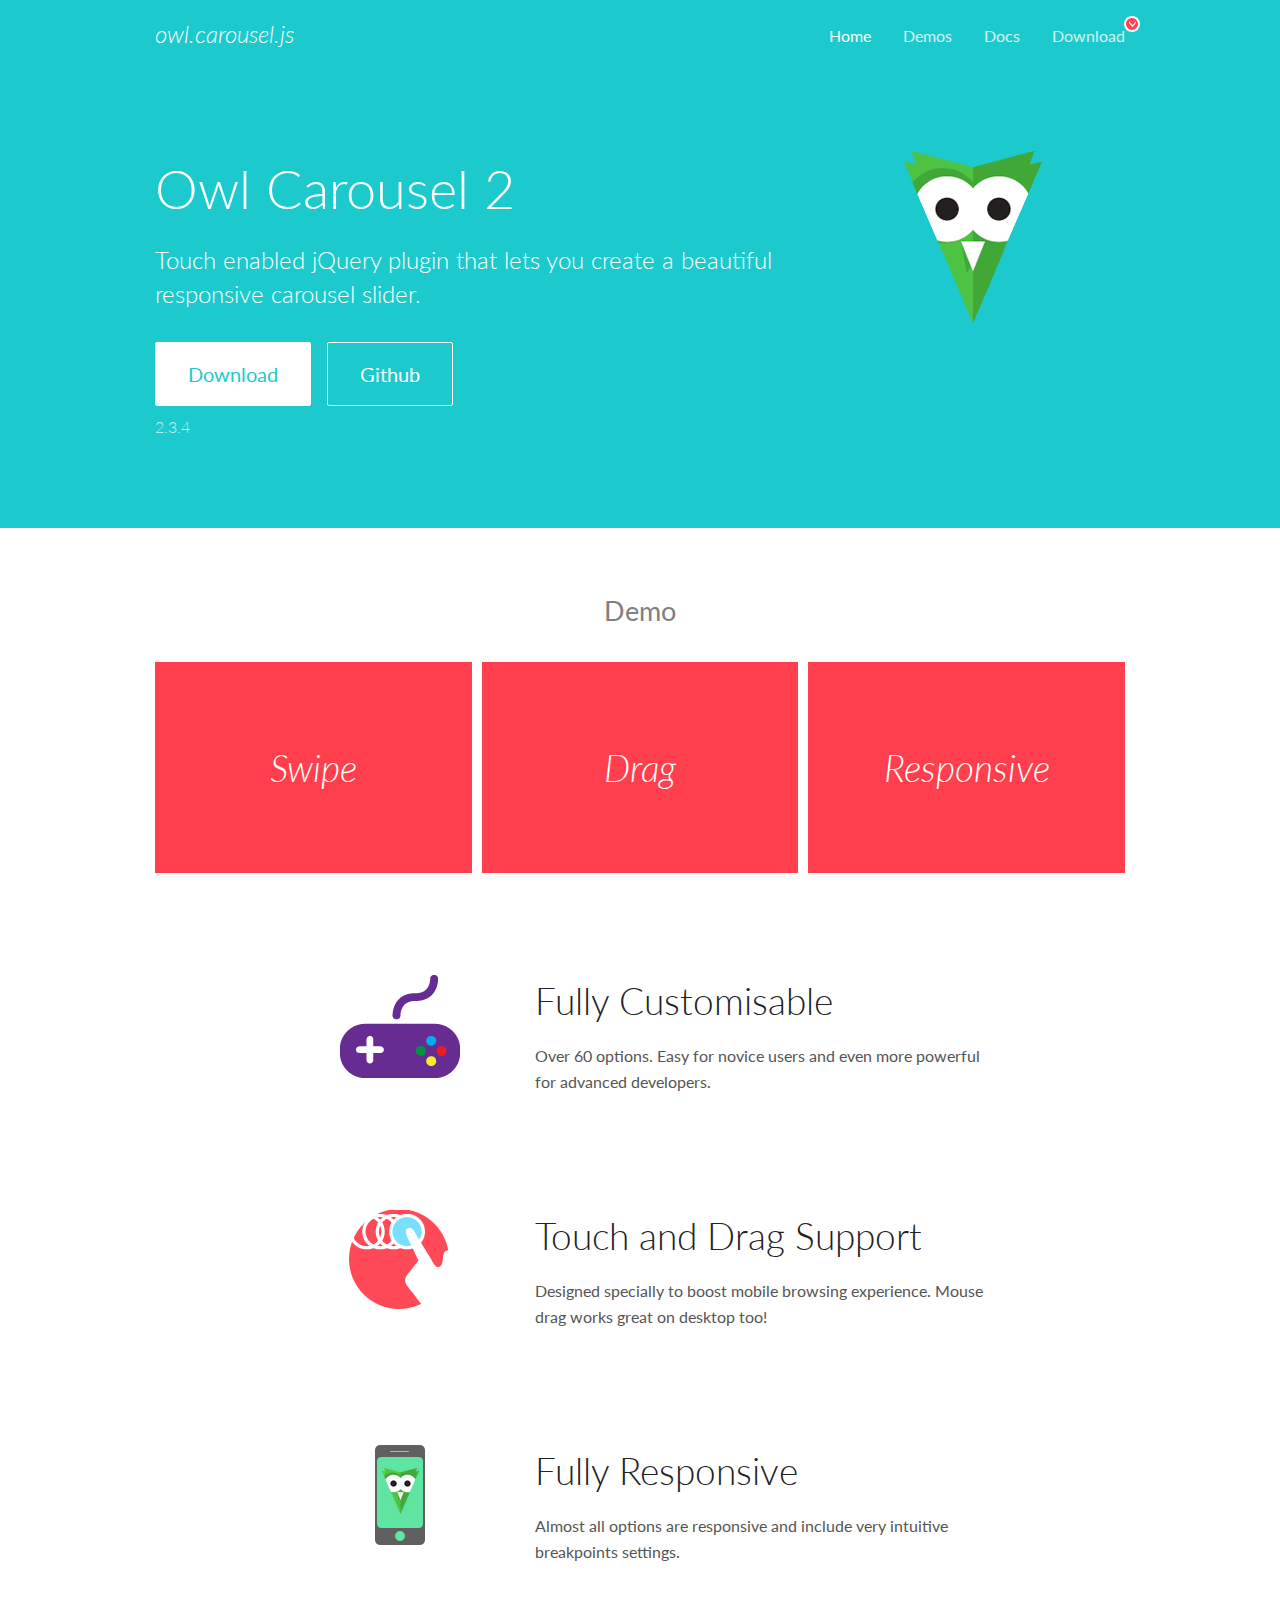
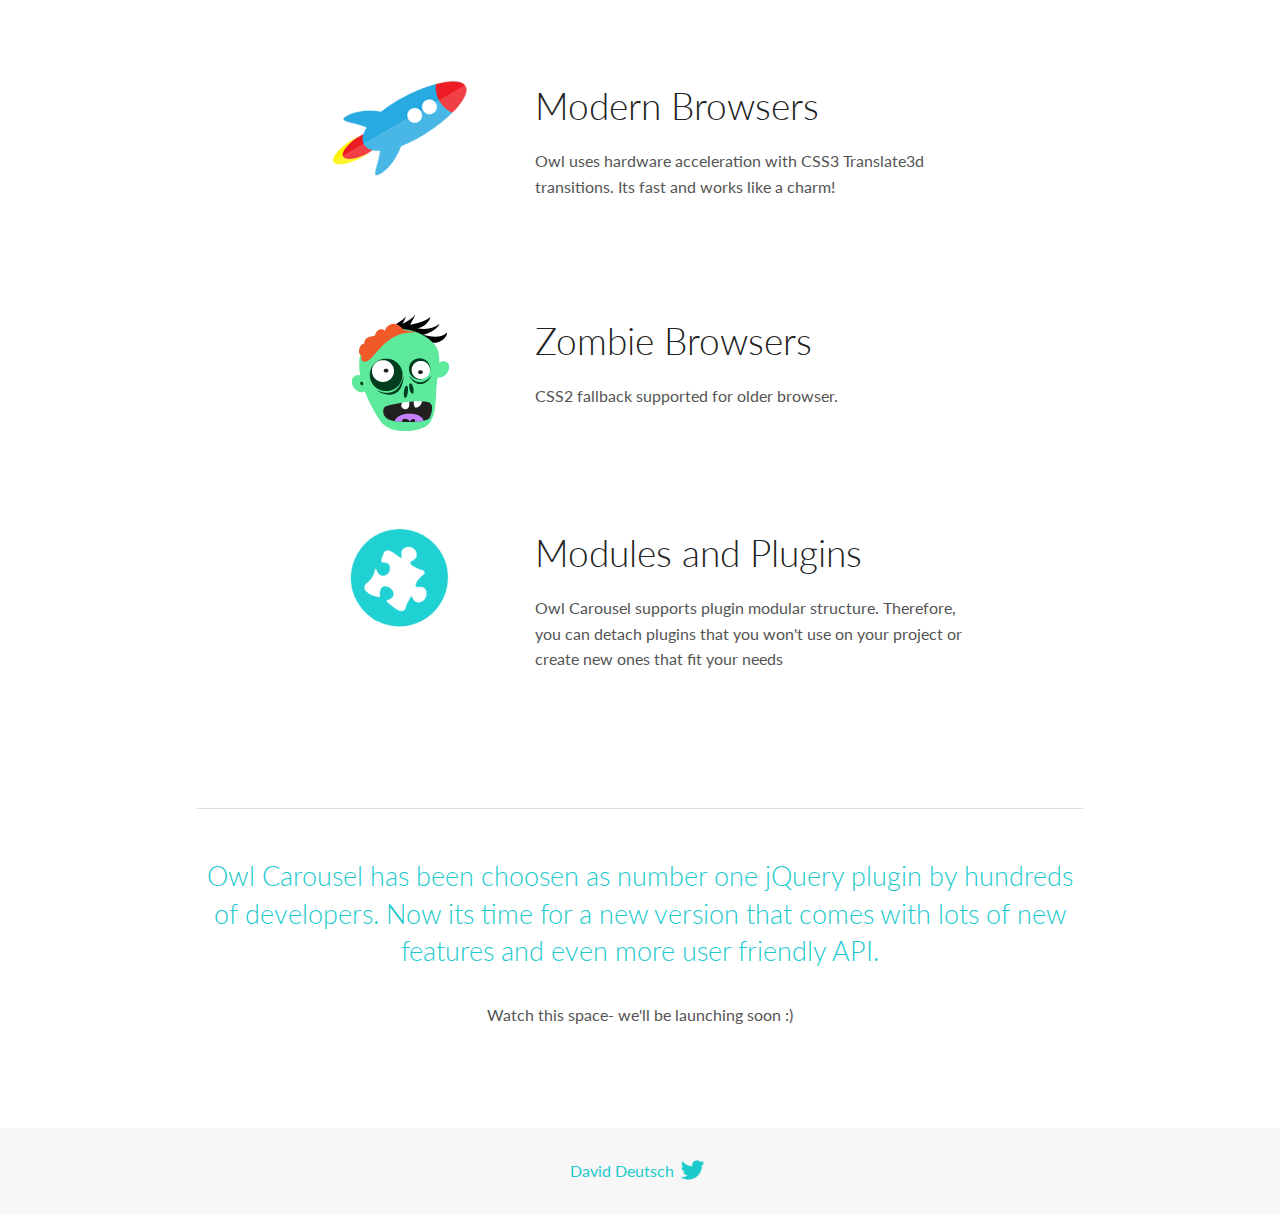
<file: kursovaya INF.m-19/libs/OwlCarousel2-2.3.4/docs/index.html>
<!DOCTYPE html>
<html lang="en">
  <head>

    <!-- head -->
    <meta charset="utf-8">
    <meta name="msapplication-tap-highlight" content="no" />
    <meta name="viewport" content="width=device-width, initial-scale=1.0" />
    <meta name="description" content="Touch enabled jQuery plugin that lets you create beautiful responsive carousel slider.">
    <meta name="author" content="David Deutsch">
    <title>
      Home | Owl Carousel | 2.3.4
    </title>

    <!-- Stylesheets -->
    <link href='https://fonts.googleapis.com/css?family=Lato:300,400,700,400italic,300italic' rel='stylesheet' type='text/css'>
    <link rel="stylesheet" href="assets/css/docs.theme.min.css">

    <!-- Owl Stylesheets -->
    <link rel="stylesheet" href="assets/owlcarousel/assets/owl.carousel.min.css">
    <link rel="stylesheet" href="assets/owlcarousel/assets/owl.theme.default.min.css">

    <!-- HTML5 shim and Respond.js IE8 support of HTML5 elements and media queries -->

    <!--[if lt IE 9]>
      <script src="https://oss.maxcdn.com/libs/html5shiv/3.7.0/html5shiv.js"></script>
      <script src="https://oss.maxcdn.com/libs/respond.js/1.3.0/respond.min.js"></script>
    <![endif]-->

    <!-- Favicons -->
    <link rel="apple-touch-icon-precomposed" sizes="144x144" href="assets/ico/apple-touch-icon-144-precomposed.png">
    <link rel="shortcut icon" href="assets/ico/favicon.png">
    <link rel="shortcut icon" href="favicon.ico">

    <!-- Yeah i know js should not be in header. Its required for demos.-->

    <!-- javascript -->
    <script src="assets/vendors/jquery.min.js"></script>
    <script src="assets/owlcarousel/owl.carousel.js"></script>
  </head>
  <body>

    <!-- header -->
    <header class="header">
      <div class="row">
        <div class="large-12 columns">
          <div class="brand left">
            <h3>
              <a href="/OwlCarousel2/">owl.carousel.js</a> 
            </h3>
          </div>
          <a id="toggle-nav" class="right">
            <span></span> <span></span> <span></span> 
          </a> 
          <div class="nav-bar">
            <ul class="clearfix">
              <li class="active">
                <a href="/OwlCarousel2/index.html">Home</a> 
              </li>
              <li> <a href="/OwlCarousel2/demos/demos.html">Demos</a>  </li>
              <li> <a href="/OwlCarousel2/docs/started-welcome.html">Docs</a>  </li>
              <li>
                <a href="https://github.com/OwlCarousel2/OwlCarousel2/archive/2.3.4.zip">Download</a> 
                <span class="download"></span> 
              </li>
            </ul>
          </div>
        </div>
      </div>
    </header>

    <!-- home panel -->
    <section id="hero">
      <div class="row">
        <div class="large-8 medium-8 columns">
          <h1>Owl Carousel 2</h1>
          <h4>Touch enabled jQuery plugin that lets you create a beautiful responsive carousel slider.</h4>
          <a href="https://github.com/OwlCarousel2/OwlCarousel2/archive/2.3.4.zip" class="hero-button">Download</a> 
          <a href="https://github.com/OwlCarousel2/OwlCarousel2" class="hero-button outline">Github</a> 
          <p>2.3.4</p>
        </div>
        <div class="large-4 medium-4 columns">
          <img class="owl-logo" src="assets/img/owl-logo.png" alt="mr. Owl">
        </div>
      </div>
    </section>

    <!-- body -->
    <div class="home-demo">
      <div class="row">
        <div class="large-12 columns">
          <h3>Demo</h3>
          <div class="owl-carousel">
            <div class="item">
              <h2>Swipe</h2>
            </div>
            <div class="item">
              <h2>Drag</h2>
            </div>
            <div class="item">
              <h2>Responsive</h2>
            </div>
            <div class="item">
              <h2>CSS3</h2>
            </div>
            <div class="item">
              <h2>Fast</h2>
            </div>
            <div class="item">
              <h2>Easy</h2>
            </div>
            <div class="item">
              <h2>Free</h2>
            </div>
            <div class="item">
              <h2>Upgradable</h2>
            </div>
            <div class="item">
              <h2>Tons of options</h2>
            </div>
            <div class="item">
              <h2>Infinity</h2>
            </div>
            <div class="item">
              <h2>Auto Width</h2>
            </div>
          </div>
        </div>
      </div>
    </div>
    <script>
      var owl = $('.owl-carousel');
      owl.owlCarousel({
        margin: 10,
        loop: true,
        responsive: {
          0: {
            items: 1
          },
          600: {
            items: 2
          },
          1000: {
            items: 3
          }
        }
      })
    </script>

    <!-- features -->
    <div id="features">
      <div class="row">
        <div class="small-12 medium-9 small-centered columns">
          <section class="row feature">
            <div class="medium-4 small-12 columns">
              <img src="assets/img/feature-options.png" alt="">
            </div>
            <div class="medium-8 small-12 columns">
              <h2>Fully Customisable</h2>
              <p>Over 60 options. Easy for novice users and even more powerful for advanced developers.</p>
            </div>
          </section>
          <section class="row feature">
            <div class="medium-4 small-12 columns">
              <img src="assets/img/feature-drag.png" alt="">
            </div>
            <div class="medium-8 small-12 columns">
              <h2>Touch and Drag Support</h2>
              <p>Designed specially to boost mobile browsing experience. Mouse drag works great on desktop too!</p>
            </div>
          </section>
          <section class="row feature">
            <div class="medium-4 small-12 columns">
              <img src="assets/img/feature-responsive.png" alt="">
            </div>
            <div class="medium-8 small-12 columns">
              <h2>Fully Responsive</h2>
              <p>Almost all options are responsive and include very intuitive breakpoints settings.</p>
            </div>
          </section>
          <section class="row feature">
            <div class="medium-4 small-12 columns">
              <img src="assets/img/feature-modern.png" alt="">
            </div>
            <div class="medium-8 small-12 columns">
              <h2>Modern Browsers</h2>
              <p>Owl uses hardware acceleration with CSS3 Translate3d transitions. Its fast and works like a charm! </p>
            </div>
          </section>
          <section class="row feature">
            <div class="medium-4 small-12 columns">
              <img src="assets/img/feature-zombie.png" alt="">
            </div>
            <div class="medium-8 small-12 columns">
              <h2>Zombie Browsers</h2>
              <p>CSS2 fallback supported for older browser.</p>
            </div>
          </section>
          <section class="row feature">
            <div class="medium-4 small-12 columns">
              <img src="assets/img/feature-module.png" alt="">
            </div>
            <div class="medium-8 small-12 columns">
              <h2>Modules and Plugins</h2>
              <p>Owl Carousel supports plugin modular structure. Therefore, you can detach plugins that you won&#x27;t use on your project or create new ones that fit your needs</p>
            </div>
          </section>
        </div>
      </div>
    </div>

    <!-- footer -->
    <section id="teaser-text">
      <div class="row">
        <div class="small-12 medium-11 small-centered columns">
          <hr>
          <h3 id="owl-carousel-has-been-choosen-as-number-one-jquery-plugin-by-hundreds-of-developers-now-its-time-for-a-new-version-that-comes-with-lots-of-new-features-and-even-more-user-friendly-api-">Owl Carousel has been choosen as number one jQuery plugin by hundreds of developers. Now its time for a new version that comes with lots of new features and even more user friendly API.</h3>
          <p>Watch this space- we&#39;ll be launching soon :)</p>
        </div>
      </div>
    </section>

    <!-- footer -->
    <footer class="footer">
      <div class="row">
        <div class="large-12 columns">
          <h5>
            <a href="/OwlCarousel2/docs/support-contact.html">David Deutsch</a> 
            <a id="custom-tweet-button" href="https://twitter.com/share?url=https://github.com/OwlCarousel2/OwlCarousel2&text=Owl Carousel - This is so awesome! " target="_blank"></a> 
          </h5>
        </div>
      </div>
    </footer>

    <!-- vendors -->
    <script src="assets/vendors/highlight.js"></script>
    <script src="assets/js/app.js"></script>
  </body>
</html>
</file>
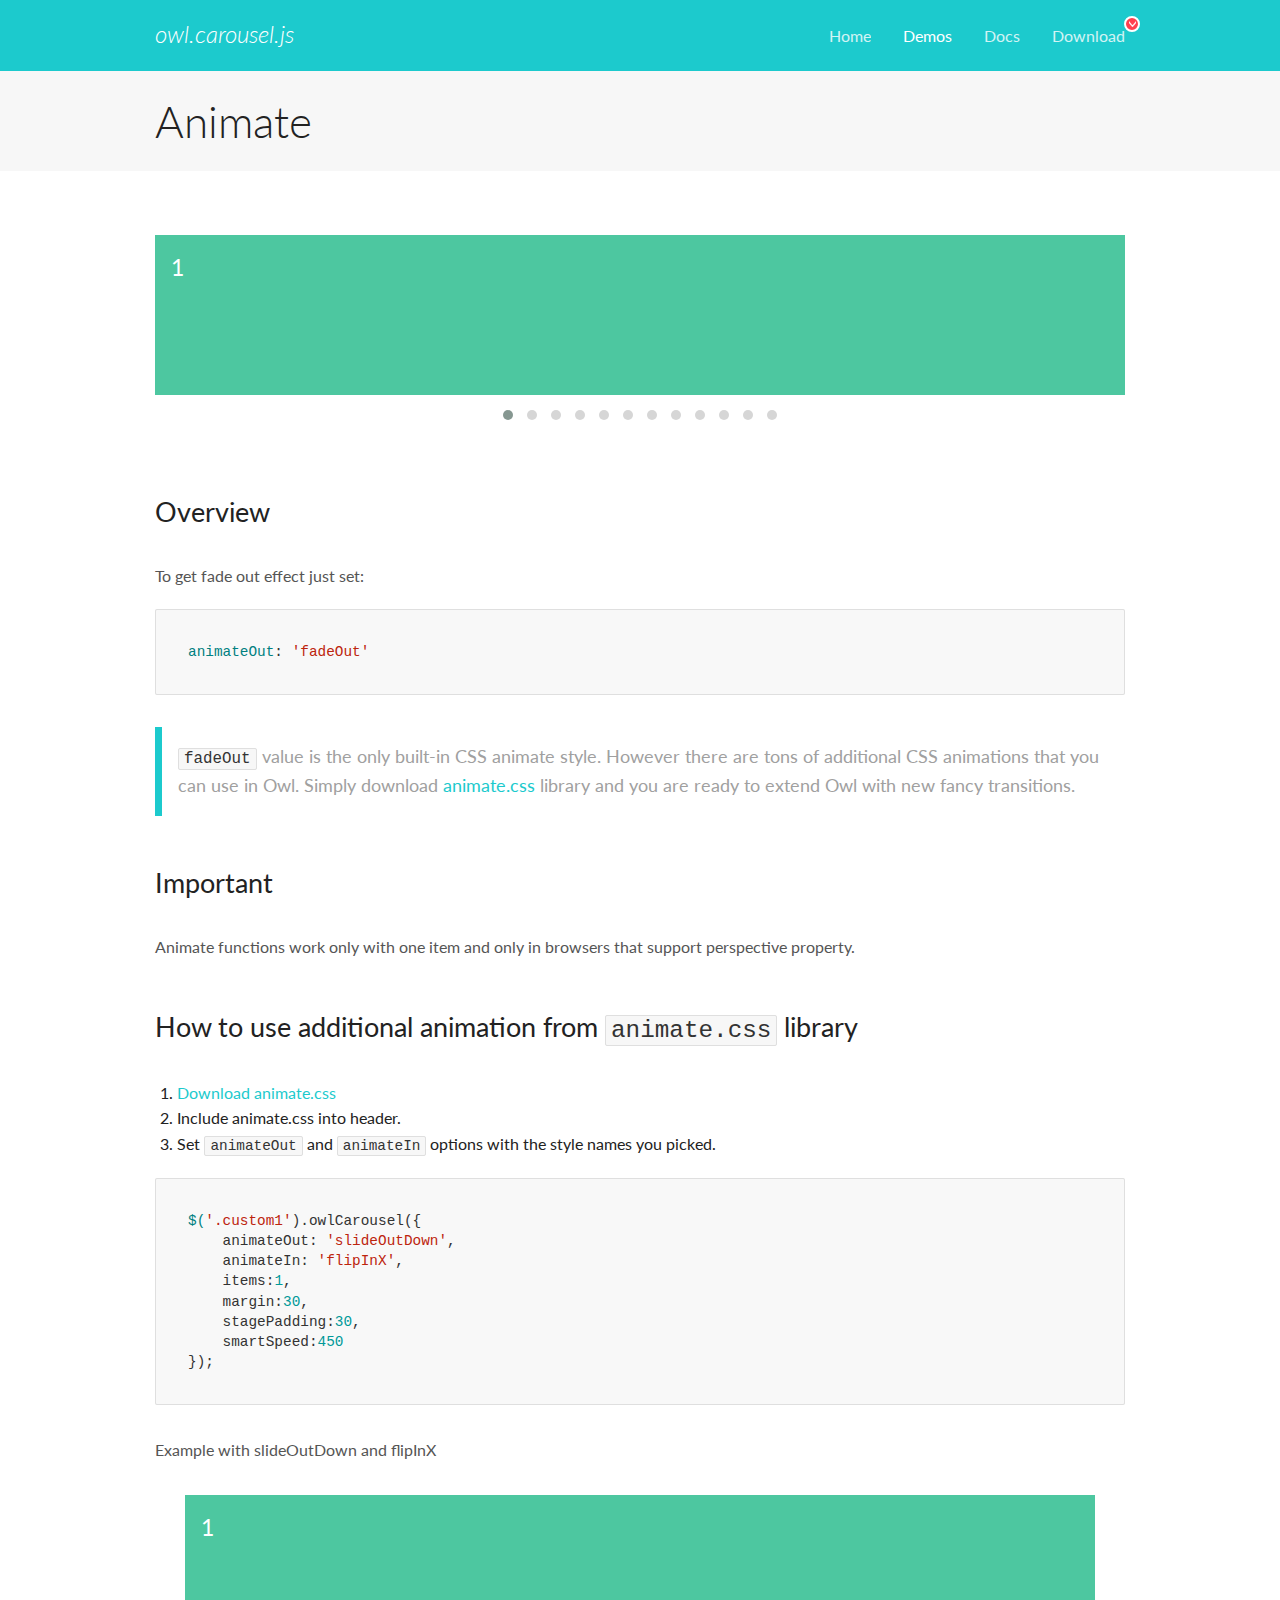
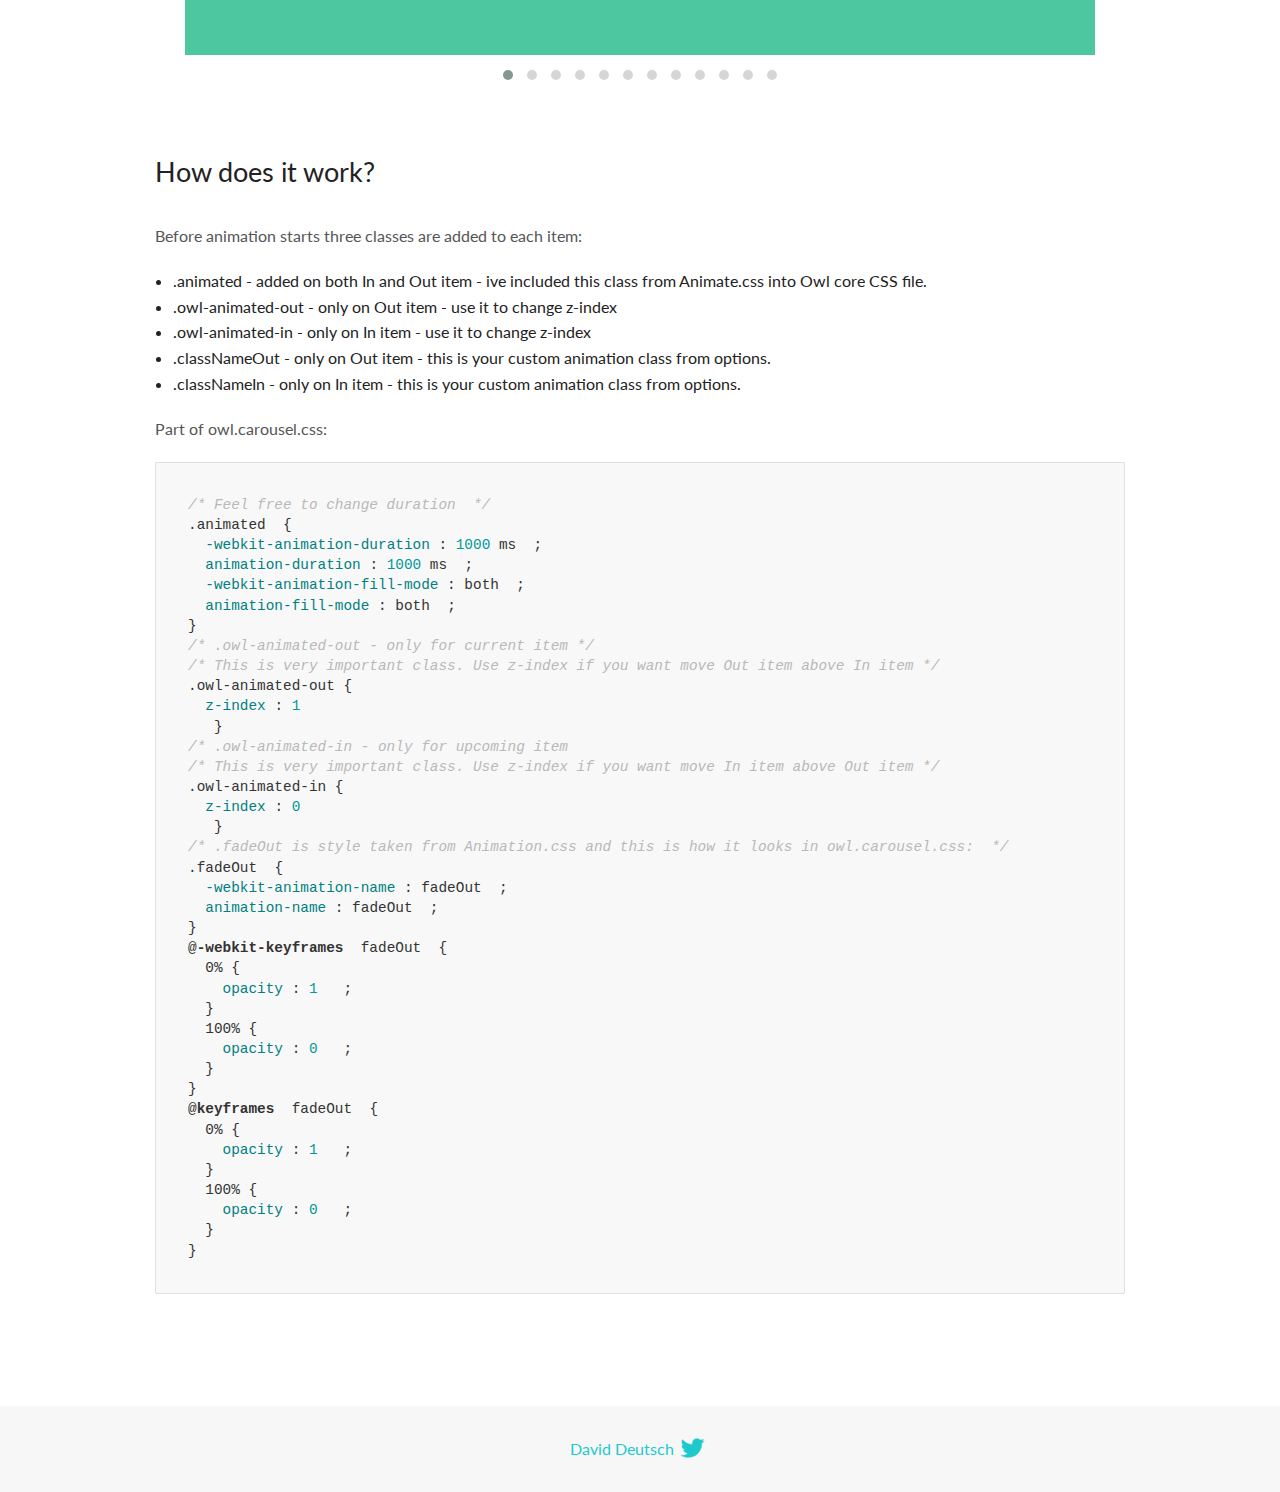
<file: kursovaya INF.m-19/libs/OwlCarousel2-2.3.4/docs/demos/animate.html>
<!DOCTYPE html>
<html lang="en">
  <head>

    <!-- head -->
    <meta charset="utf-8">
    <meta name="msapplication-tap-highlight" content="no" />
    <meta name="viewport" content="width=device-width, initial-scale=1.0" />
    <meta name="description" content="Animate carousel">
    <meta name="author" content="David Deutsch">
    <title>
      Animate Demo | Owl Carousel | 2.3.4
    </title>

    <!-- Stylesheets -->
    <link href='https://fonts.googleapis.com/css?family=Lato:300,400,700,400italic,300italic' rel='stylesheet' type='text/css'>
    <link rel="stylesheet" href="../assets/css/docs.theme.min.css">

    <!-- Owl Stylesheets -->
    <link rel="stylesheet" href="../assets/owlcarousel/assets/owl.carousel.min.css">
    <link rel="stylesheet" href="../assets/owlcarousel/assets/owl.theme.default.min.css">

    <!-- HTML5 shim and Respond.js IE8 support of HTML5 elements and media queries -->

    <!--[if lt IE 9]>
      <script src="https://oss.maxcdn.com/libs/html5shiv/3.7.0/html5shiv.js"></script>
      <script src="https://oss.maxcdn.com/libs/respond.js/1.3.0/respond.min.js"></script>
    <![endif]-->

    <!-- Favicons -->
    <link rel="apple-touch-icon-precomposed" sizes="144x144" href="../assets/ico/apple-touch-icon-144-precomposed.png">
    <link rel="shortcut icon" href="../assets/ico/favicon.png">
    <link rel="shortcut icon" href="favicon.ico">

    <!-- Yeah i know js should not be in header. Its required for demos.-->

    <!-- javascript -->
    <script src="../assets/vendors/jquery.min.js"></script>
    <script src="../assets/owlcarousel/owl.carousel.js"></script>
  </head>
  <body>

    <!-- header -->
    <header class="header">
      <div class="row">
        <div class="large-12 columns">
          <div class="brand left">
            <h3>
              <a href="/OwlCarousel2/">owl.carousel.js</a> 
            </h3>
          </div>
          <a id="toggle-nav" class="right">
            <span></span> <span></span> <span></span> 
          </a> 
          <div class="nav-bar">
            <ul class="clearfix">
              <li> <a href="/OwlCarousel2/index.html">Home</a>  </li>
              <li class="active">
                <a href="/OwlCarousel2/demos/demos.html">Demos</a> 
              </li>
              <li> <a href="/OwlCarousel2/docs/started-welcome.html">Docs</a>  </li>
              <li>
                <a href="https://github.com/OwlCarousel2/OwlCarousel2/archive/2.3.4.zip">Download</a> 
                <span class="download"></span> 
              </li>
            </ul>
          </div>
        </div>
      </div>
    </header>

    <!-- title -->
    <section class="title">
      <div class="row">
        <div class="large-12 columns">
          <h1>Animate</h1>
        </div>
      </div>
    </section>

    <!--  Demos -->
    <section id="demos">
      <div class="row">
        <div class="large-12 columns">
          <div class="fadeOut owl-carousel owl-theme">
            <div class="item">
              <h4>1</h4>
            </div>
            <div class="item">
              <h4>2</h4>
            </div>
            <div class="item">
              <h4>3</h4>
            </div>
            <div class="item">
              <h4>4</h4>
            </div>
            <div class="item">
              <h4>5</h4>
            </div>
            <div class="item">
              <h4>6</h4>
            </div>
            <div class="item">
              <h4>7</h4>
            </div>
            <div class="item">
              <h4>8</h4>
            </div>
            <div class="item">
              <h4>9</h4>
            </div>
            <div class="item">
              <h4>10</h4>
            </div>
            <div class="item">
              <h4>11</h4>
            </div>
            <div class="item">
              <h4>12</h4>
            </div>
          </div>
          <h3 id="overview">Overview</h3>
          <p>To get fade out effect just set:</p>
          <pre><code>animateOut: &#39;fadeOut&#39;</code></pre>
          <blockquote>
            <p><code>fadeOut</code> value is the only built-in CSS animate style. However there are tons of additional CSS animations that you can use in Owl. Simply download
              <a href="https://daneden.github.io/animate.css/">animate.css</a>  library and you are ready to extend Owl with new fancy transitions.</p>
          </blockquote>
          <h3 id="important">Important</h3>
          <p>Animate functions work only with one item and only in browsers that support perspective property.</p>
          <h3 id="how-to-use-additional-animation-from-animate-css-library">How to use additional animation from <code>animate.css</code> library</h3>
          <ol>
            <li> <a href="https://daneden.github.io/animate.css/">Download animate.css</a>  </li>
            <li>Include animate.css into header.</li>
            <li>Set <code>animateOut</code> and <code>animateIn</code> options with the style names you picked.</li>
          </ol>
          <pre><code>$(&#39;.custom1&#39;).owlCarousel({
    animateOut: &#39;slideOutDown&#39;,
    animateIn: &#39;flipInX&#39;,
    items:1,
    margin:30,
    stagePadding:30,
    smartSpeed:450
});</code></pre>
          <p>Example with slideOutDown and flipInX</p>
          <div class="custom1 owl-carousel owl-theme">
            <div class="item">
              <h4>1</h4>
            </div>
            <div class="item">
              <h4>2</h4>
            </div>
            <div class="item">
              <h4>3</h4>
            </div>
            <div class="item">
              <h4>4</h4>
            </div>
            <div class="item">
              <h4>5</h4>
            </div>
            <div class="item">
              <h4>6</h4>
            </div>
            <div class="item">
              <h4>7</h4>
            </div>
            <div class="item">
              <h4>8</h4>
            </div>
            <div class="item">
              <h4>9</h4>
            </div>
            <div class="item">
              <h4>10</h4>
            </div>
            <div class="item">
              <h4>11</h4>
            </div>
            <div class="item">
              <h4>12</h4>
            </div>
          </div>
          <h3 id="how-does-it-work-">How does it work?</h3>
          <p>Before animation starts three classes are added to each item:</p>
          <ul>
            <li>.animated - added on both In and Out item - ive included this class from Animate.css into Owl core CSS file.</li>
            <li>.owl-animated-out - only on Out item - use it to change z-index</li>
            <li>.owl-animated-in - only on In item - use it to change z-index</li>
            <li>.classNameOut - only on Out item - this is your custom animation class from options.</li>
            <li>.classNameIn - only on In item - this is your custom animation class from options.</li>
          </ul>
          <p>Part of owl.carousel.css:</p>
          <pre><code class="language-css"><span class="comment">/* Feel free to change duration  */</span> 
<span class="class">.animated</span>  <span class="rules">{
  <span class="rule"><span class="attribute">-webkit-animation-duration</span> :<span class="value"> <span class="number">1000</span> ms</span> </span> ;
  <span class="rule"><span class="attribute">animation-duration</span> :<span class="value"> <span class="number">1000</span> ms</span> </span> ;
  <span class="rule"><span class="attribute">-webkit-animation-fill-mode</span> :<span class="value"> both</span> </span> ;
  <span class="rule"><span class="attribute">animation-fill-mode</span> :<span class="value"> both</span> </span> ;
<span class="rule">}</span> </span> 
<span class="comment">/* .owl-animated-out - only for current item */</span> 
<span class="comment">/* This is very important class. Use z-index if you want move Out item above In item */</span> 
<span class="class">.owl-animated-out</span> <span class="rules">{
  <span class="rule"><span class="attribute">z-index</span> :<span class="value"> <span class="number">1</span> 
</span> </span> </span> }
<span class="comment">/* .owl-animated-in - only for upcoming item
/* This is very important class. Use z-index if you want move In item above Out item */</span> 
<span class="class">.owl-animated-in</span> <span class="rules">{
  <span class="rule"><span class="attribute">z-index</span> :<span class="value"> <span class="number">0</span> 
</span> </span> </span> }
<span class="comment">/* .fadeOut is style taken from Animation.css and this is how it looks in owl.carousel.css:  */</span> 
<span class="class">.fadeOut</span>  <span class="rules">{
  <span class="rule"><span class="attribute">-webkit-animation-name</span> :<span class="value"> fadeOut</span> </span> ;
  <span class="rule"><span class="attribute">animation-name</span> :<span class="value"> fadeOut</span> </span> ;
<span class="rule">}</span> </span> 
<span class="at_rule">@<span class="keyword">-webkit-keyframes</span>  fadeOut </span> {
  0% <span class="rules">{
    <span class="rule"><span class="attribute">opacity</span> :<span class="value"> <span class="number">1</span> </span> </span> ;
  <span class="rule">}</span> </span> 
  100% <span class="rules">{
    <span class="rule"><span class="attribute">opacity</span> :<span class="value"> <span class="number">0</span> </span> </span> ;
  <span class="rule">}</span> </span> 
}
<span class="at_rule">@<span class="keyword">keyframes</span>  fadeOut </span> {
  0% <span class="rules">{
    <span class="rule"><span class="attribute">opacity</span> :<span class="value"> <span class="number">1</span> </span> </span> ;
  <span class="rule">}</span> </span> 
  100% <span class="rules">{
    <span class="rule"><span class="attribute">opacity</span> :<span class="value"> <span class="number">0</span> </span> </span> ;
  <span class="rule">}</span> </span> 
}</code></pre>
          <link rel="stylesheet" href="../assets/css/animate.css">
          <script>
            jQuery(document).ready(function($) {
              $('.fadeOut').owlCarousel({
                items: 1,
                animateOut: 'fadeOut',
                loop: true,
                margin: 10,
              });
              $('.custom1').owlCarousel({
                animateOut: 'slideOutDown',
                animateIn: 'flipInX',
                items: 1,
                margin: 30,
                stagePadding: 30,
                smartSpeed: 450
              });
            });
          </script>
        </div>
      </div>
    </section>

    <!-- footer -->
    <footer class="footer">
      <div class="row">
        <div class="large-12 columns">
          <h5>
            <a href="/OwlCarousel2/docs/support-contact.html">David Deutsch</a> 
            <a id="custom-tweet-button" href="https://twitter.com/share?url=https://github.com/OwlCarousel2/OwlCarousel2&text=Owl Carousel - This is so awesome! " target="_blank"></a> 
          </h5>
        </div>
      </div>
    </footer>

    <!-- vendors -->
    <script src="../assets/vendors/highlight.js"></script>
    <script src="../assets/js/app.js"></script>
  </body>
</html>
</file>
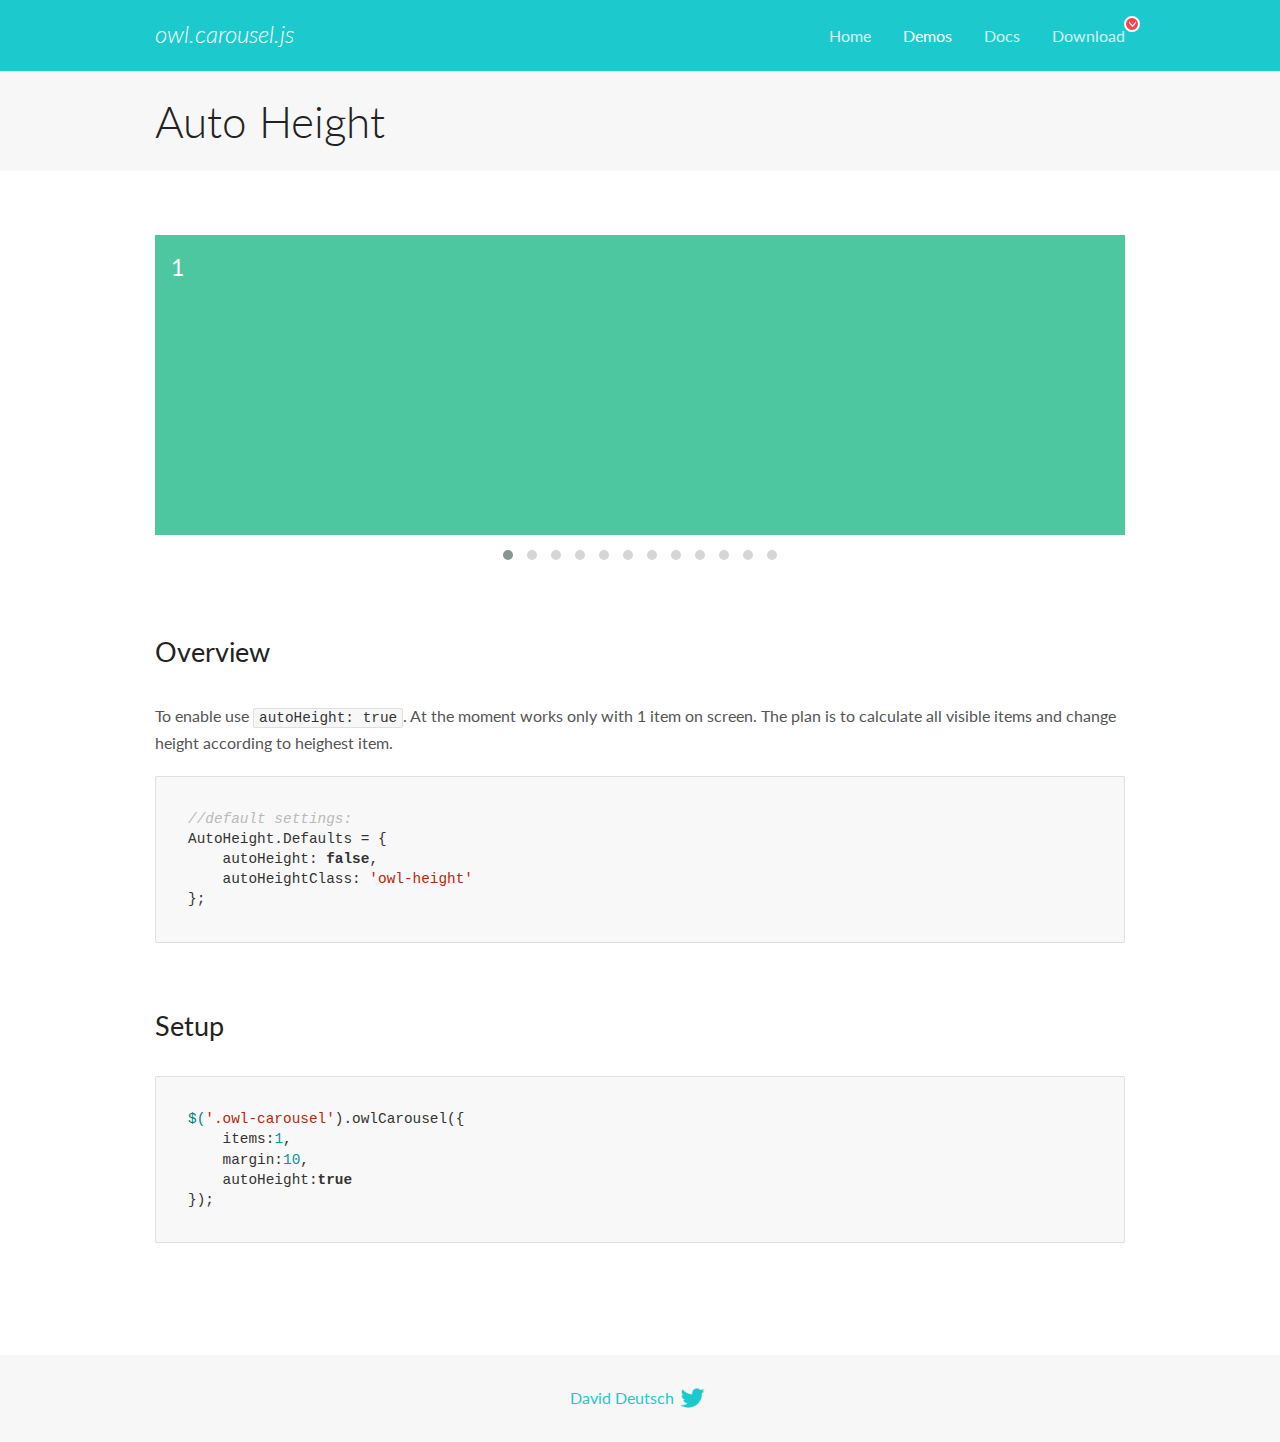
<file: kursovaya INF.m-19/libs/OwlCarousel2-2.3.4/docs/demos/autoheight.html>
<!DOCTYPE html>
<html lang="en">
  <head>

    <!-- head -->
    <meta charset="utf-8">
    <meta name="msapplication-tap-highlight" content="no" />
    <meta name="viewport" content="width=device-width, initial-scale=1.0" />
    <meta name="description" content="autoHeight usage demo">
    <meta name="author" content="David Deutsch">
    <title>
      Auto Height Demo | Owl Carousel | 2.3.4
    </title>

    <!-- Stylesheets -->
    <link href='https://fonts.googleapis.com/css?family=Lato:300,400,700,400italic,300italic' rel='stylesheet' type='text/css'>
    <link rel="stylesheet" href="../assets/css/docs.theme.min.css">

    <!-- Owl Stylesheets -->
    <link rel="stylesheet" href="../assets/owlcarousel/assets/owl.carousel.min.css">
    <link rel="stylesheet" href="../assets/owlcarousel/assets/owl.theme.default.min.css">

    <!-- HTML5 shim and Respond.js IE8 support of HTML5 elements and media queries -->

    <!--[if lt IE 9]>
      <script src="https://oss.maxcdn.com/libs/html5shiv/3.7.0/html5shiv.js"></script>
      <script src="https://oss.maxcdn.com/libs/respond.js/1.3.0/respond.min.js"></script>
    <![endif]-->

    <!-- Favicons -->
    <link rel="apple-touch-icon-precomposed" sizes="144x144" href="../assets/ico/apple-touch-icon-144-precomposed.png">
    <link rel="shortcut icon" href="../assets/ico/favicon.png">
    <link rel="shortcut icon" href="favicon.ico">

    <!-- Yeah i know js should not be in header. Its required for demos.-->

    <!-- javascript -->
    <script src="../assets/vendors/jquery.min.js"></script>
    <script src="../assets/owlcarousel/owl.carousel.js"></script>
  </head>
  <body>

    <!-- header -->
    <header class="header">
      <div class="row">
        <div class="large-12 columns">
          <div class="brand left">
            <h3>
              <a href="/OwlCarousel2/">owl.carousel.js</a> 
            </h3>
          </div>
          <a id="toggle-nav" class="right">
            <span></span> <span></span> <span></span> 
          </a> 
          <div class="nav-bar">
            <ul class="clearfix">
              <li> <a href="/OwlCarousel2/index.html">Home</a>  </li>
              <li class="active">
                <a href="/OwlCarousel2/demos/demos.html">Demos</a> 
              </li>
              <li> <a href="/OwlCarousel2/docs/started-welcome.html">Docs</a>  </li>
              <li>
                <a href="https://github.com/OwlCarousel2/OwlCarousel2/archive/2.3.4.zip">Download</a> 
                <span class="download"></span> 
              </li>
            </ul>
          </div>
        </div>
      </div>
    </header>

    <!-- title -->
    <section class="title">
      <div class="row">
        <div class="large-12 columns">
          <h1>Auto Height</h1>
        </div>
      </div>
    </section>

    <!--  Demos -->
    <section id="demos">
      <div class="row">
        <div class="large-12 columns">
          <div class="owl-carousel owl-theme">
            <div class="item" style="height:300px">
              <h4>1</h4>
            </div>
            <div class="item" style="height:100px">
              <h4>2</h4>
            </div>
            <div class="item" style="height:500px">
              <h4>3</h4>
            </div>
            <div class="item" style="height:250px">
              <h4>4</h4>
            </div>
            <div class="item" style="height:400px">
              <h4>5</h4>
            </div>
            <div class="item" style="height:500px">
              <h4>6</h4>
            </div>
            <div class="item" style="height:600px">
              <h4>7</h4>
            </div>
            <div class="item" style="height:400px">
              <h4>8</h4>
            </div>
            <div class="item" style="height:300px">
              <h4>9</h4>
            </div>
            <div class="item" style="height:350px">
              <h4>10</h4>
            </div>
            <div class="item" style="height:200px">
              <h4>11</h4>
            </div>
            <div class="item" style="height:150px">
              <h4>12</h4>
            </div>
          </div>
          <h3 id="overview">Overview</h3>
          <p>To enable use <code>autoHeight: true</code>. At the moment works only with 1 item on screen. The plan is to calculate all visible items and change height according to heighest item.</p>
          <pre><code>//default settings:
AutoHeight.Defaults = {
    autoHeight: false,
    autoHeightClass: &#39;owl-height&#39;
};</code></pre>
          <h3 id="setup">Setup</h3>
          <pre><code>$(&#39;.owl-carousel&#39;).owlCarousel({
    items:1,
    margin:10,
    autoHeight:true
});</code></pre>
          <script>
            $(document).ready(function() {
              $('.owl-carousel').owlCarousel({
                items: 1,
                margin: 10,
                autoHeight: true
              });
            })
          </script>
        </div>
      </div>
    </section>

    <!-- footer -->
    <footer class="footer">
      <div class="row">
        <div class="large-12 columns">
          <h5>
            <a href="/OwlCarousel2/docs/support-contact.html">David Deutsch</a> 
            <a id="custom-tweet-button" href="https://twitter.com/share?url=https://github.com/OwlCarousel2/OwlCarousel2&text=Owl Carousel - This is so awesome! " target="_blank"></a> 
          </h5>
        </div>
      </div>
    </footer>

    <!-- vendors -->
    <script src="../assets/vendors/highlight.js"></script>
    <script src="../assets/js/app.js"></script>
  </body>
</html>
</file>
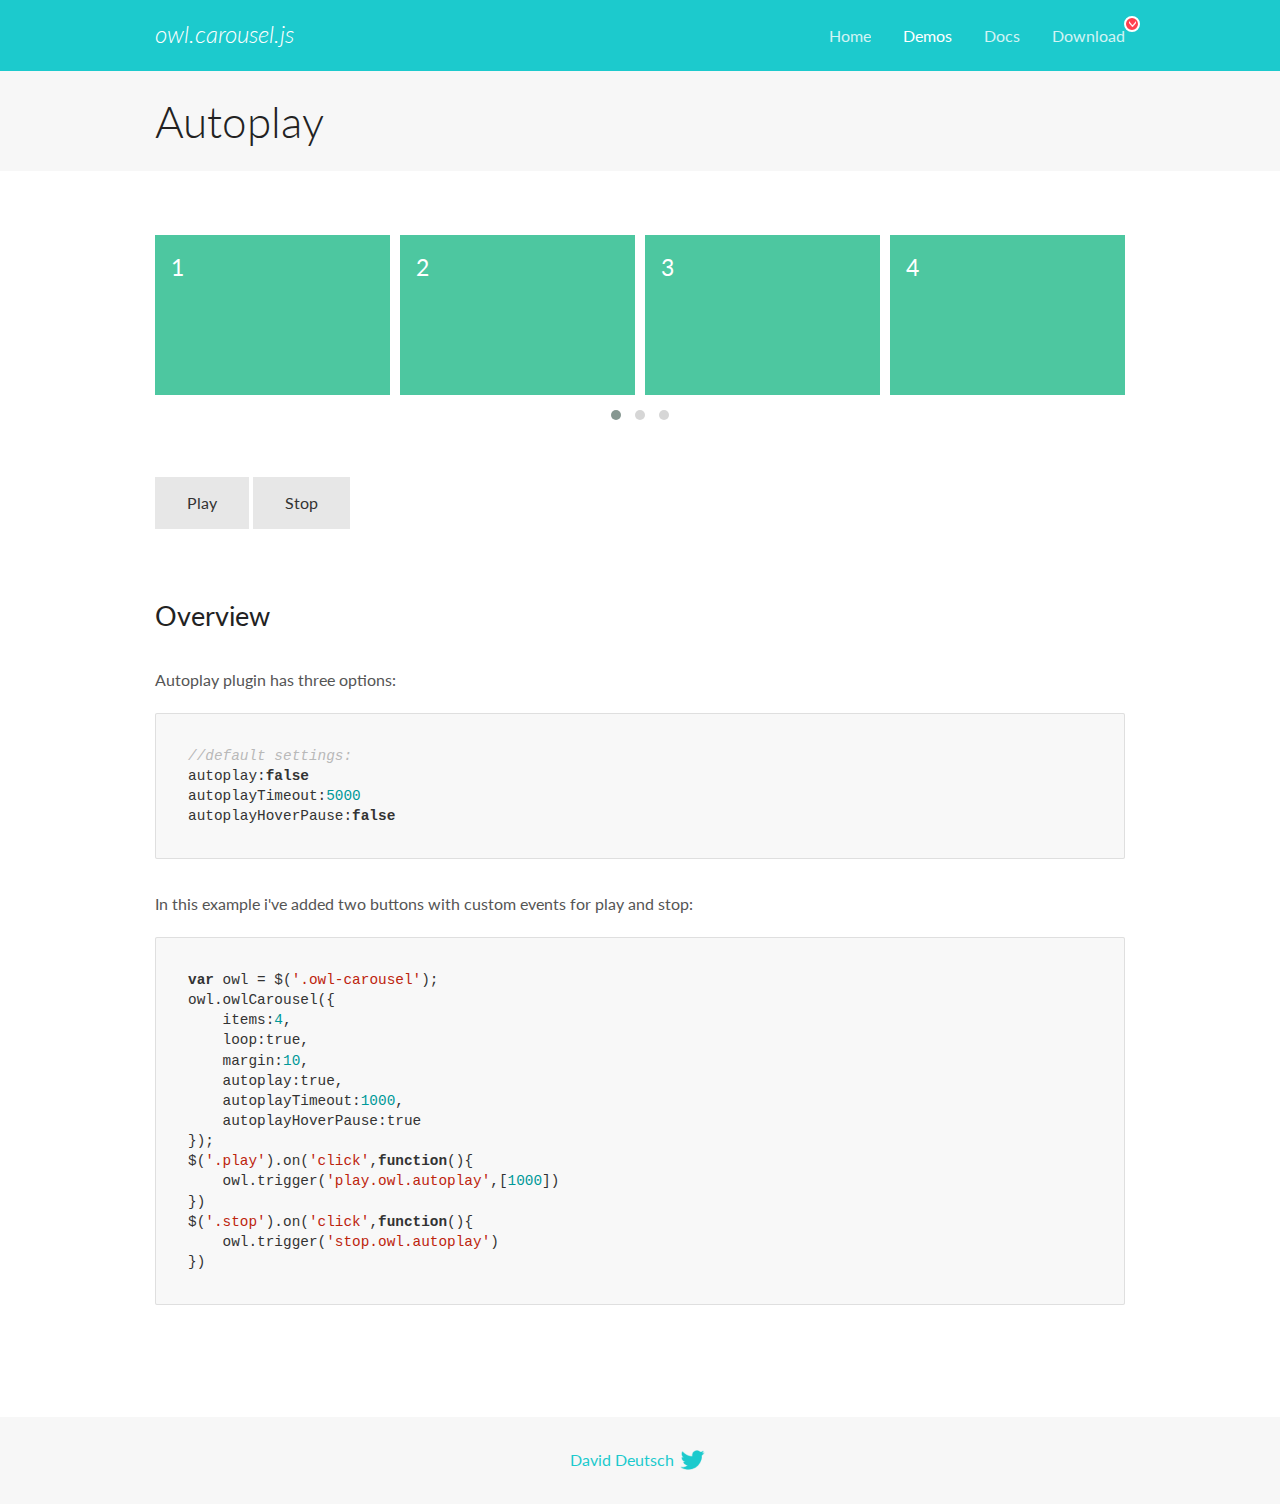
<file: kursovaya INF.m-19/libs/OwlCarousel2-2.3.4/docs/demos/autoplay.html>
<!DOCTYPE html>
<html lang="en">
  <head>

    <!-- head -->
    <meta charset="utf-8">
    <meta name="msapplication-tap-highlight" content="no" />
    <meta name="viewport" content="width=device-width, initial-scale=1.0" />
    <meta name="description" content="Autoplay usage demo">
    <meta name="author" content="David Deutsch">
    <title>
      Autoplay Demo | Owl Carousel | 2.3.4
    </title>

    <!-- Stylesheets -->
    <link href='https://fonts.googleapis.com/css?family=Lato:300,400,700,400italic,300italic' rel='stylesheet' type='text/css'>
    <link rel="stylesheet" href="../assets/css/docs.theme.min.css">

    <!-- Owl Stylesheets -->
    <link rel="stylesheet" href="../assets/owlcarousel/assets/owl.carousel.min.css">
    <link rel="stylesheet" href="../assets/owlcarousel/assets/owl.theme.default.min.css">

    <!-- HTML5 shim and Respond.js IE8 support of HTML5 elements and media queries -->

    <!--[if lt IE 9]>
      <script src="https://oss.maxcdn.com/libs/html5shiv/3.7.0/html5shiv.js"></script>
      <script src="https://oss.maxcdn.com/libs/respond.js/1.3.0/respond.min.js"></script>
    <![endif]-->

    <!-- Favicons -->
    <link rel="apple-touch-icon-precomposed" sizes="144x144" href="../assets/ico/apple-touch-icon-144-precomposed.png">
    <link rel="shortcut icon" href="../assets/ico/favicon.png">
    <link rel="shortcut icon" href="favicon.ico">

    <!-- Yeah i know js should not be in header. Its required for demos.-->

    <!-- javascript -->
    <script src="../assets/vendors/jquery.min.js"></script>
    <script src="../assets/owlcarousel/owl.carousel.js"></script>
  </head>
  <body>

    <!-- header -->
    <header class="header">
      <div class="row">
        <div class="large-12 columns">
          <div class="brand left">
            <h3>
              <a href="/OwlCarousel2/">owl.carousel.js</a> 
            </h3>
          </div>
          <a id="toggle-nav" class="right">
            <span></span> <span></span> <span></span> 
          </a> 
          <div class="nav-bar">
            <ul class="clearfix">
              <li> <a href="/OwlCarousel2/index.html">Home</a>  </li>
              <li class="active">
                <a href="/OwlCarousel2/demos/demos.html">Demos</a> 
              </li>
              <li> <a href="/OwlCarousel2/docs/started-welcome.html">Docs</a>  </li>
              <li>
                <a href="https://github.com/OwlCarousel2/OwlCarousel2/archive/2.3.4.zip">Download</a> 
                <span class="download"></span> 
              </li>
            </ul>
          </div>
        </div>
      </div>
    </header>

    <!-- title -->
    <section class="title">
      <div class="row">
        <div class="large-12 columns">
          <h1>Autoplay</h1>
        </div>
      </div>
    </section>

    <!--  Demos -->
    <section id="demos">
      <div class="row">
        <div class="large-12 columns">
          <div class="owl-carousel owl-theme">
            <div class="item">
              <h4>1</h4>
            </div>
            <div class="item">
              <h4>2</h4>
            </div>
            <div class="item">
              <h4>3</h4>
            </div>
            <div class="item">
              <h4>4</h4>
            </div>
            <div class="item">
              <h4>5</h4>
            </div>
            <div class="item">
              <h4>6</h4>
            </div>
            <div class="item">
              <h4>7</h4>
            </div>
            <div class="item">
              <h4>8</h4>
            </div>
            <div class="item">
              <h4>9</h4>
            </div>
            <div class="item">
              <h4>10</h4>
            </div>
            <div class="item">
              <h4>11</h4>
            </div>
            <div class="item">
              <h4>12</h4>
            </div>
          </div>
          <a class="button secondary play">Play</a> 
          <a class="button secondary stop">Stop</a> 
          <h3 id="overview">Overview</h3>
          <p>Autoplay plugin has three options:</p>
          <pre><code>//default settings:
autoplay:false
autoplayTimeout:5000
autoplayHoverPause:false</code></pre>
          <p>In this example i&#39;ve added two buttons with custom events for play and stop:</p>
          <pre><code>var owl = $(&#39;.owl-carousel&#39;);
owl.owlCarousel({
    items:4,
    loop:true,
    margin:10,
    autoplay:true,
    autoplayTimeout:1000,
    autoplayHoverPause:true
});
$(&#39;.play&#39;).on(&#39;click&#39;,function(){
    owl.trigger(&#39;play.owl.autoplay&#39;,[1000])
})
$(&#39;.stop&#39;).on(&#39;click&#39;,function(){
    owl.trigger(&#39;stop.owl.autoplay&#39;)
})</code></pre>
          <script>
            $(document).ready(function() {
              var owl = $('.owl-carousel');
              owl.owlCarousel({
                items: 4,
                loop: true,
                margin: 10,
                autoplay: true,
                autoplayTimeout: 1000,
                autoplayHoverPause: true
              });
              $('.play').on('click', function() {
                owl.trigger('play.owl.autoplay', [1000])
              })
              $('.stop').on('click', function() {
                owl.trigger('stop.owl.autoplay')
              })
            })
          </script>
        </div>
      </div>
    </section>

    <!-- footer -->
    <footer class="footer">
      <div class="row">
        <div class="large-12 columns">
          <h5>
            <a href="/OwlCarousel2/docs/support-contact.html">David Deutsch</a> 
            <a id="custom-tweet-button" href="https://twitter.com/share?url=https://github.com/OwlCarousel2/OwlCarousel2&text=Owl Carousel - This is so awesome! " target="_blank"></a> 
          </h5>
        </div>
      </div>
    </footer>

    <!-- vendors -->
    <script src="../assets/vendors/highlight.js"></script>
    <script src="../assets/js/app.js"></script>
  </body>
</html>
</file>
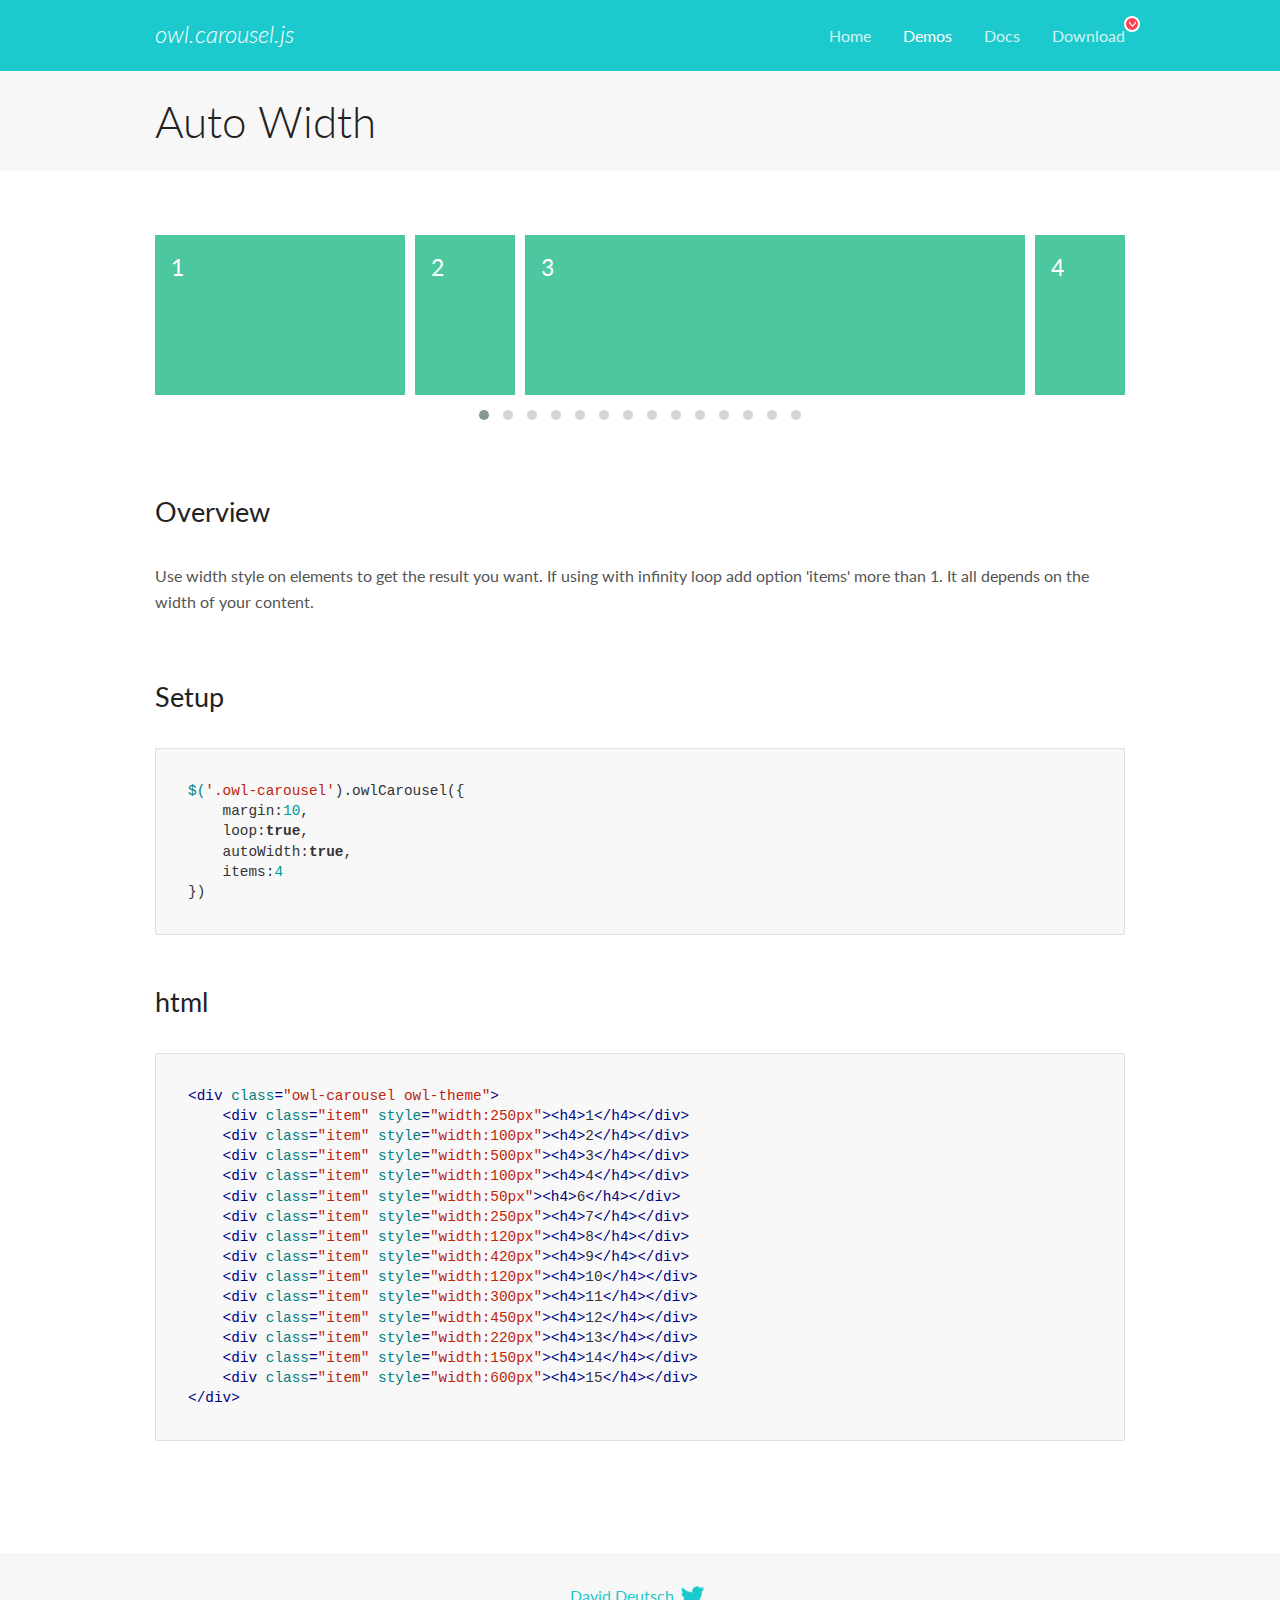
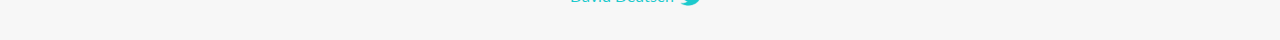
<file: kursovaya INF.m-19/libs/OwlCarousel2-2.3.4/docs/demos/autowidth.html>
<!DOCTYPE html>
<html lang="en">
  <head>

    <!-- head -->
    <meta charset="utf-8">
    <meta name="msapplication-tap-highlight" content="no" />
    <meta name="viewport" content="width=device-width, initial-scale=1.0" />
    <meta name="description" content="Auto Width">
    <meta name="author" content="David Deutsch">
    <title>
      Auto Width Demo | Owl Carousel | 2.3.4
    </title>

    <!-- Stylesheets -->
    <link href='https://fonts.googleapis.com/css?family=Lato:300,400,700,400italic,300italic' rel='stylesheet' type='text/css'>
    <link rel="stylesheet" href="../assets/css/docs.theme.min.css">

    <!-- Owl Stylesheets -->
    <link rel="stylesheet" href="../assets/owlcarousel/assets/owl.carousel.min.css">
    <link rel="stylesheet" href="../assets/owlcarousel/assets/owl.theme.default.min.css">

    <!-- HTML5 shim and Respond.js IE8 support of HTML5 elements and media queries -->

    <!--[if lt IE 9]>
      <script src="https://oss.maxcdn.com/libs/html5shiv/3.7.0/html5shiv.js"></script>
      <script src="https://oss.maxcdn.com/libs/respond.js/1.3.0/respond.min.js"></script>
    <![endif]-->

    <!-- Favicons -->
    <link rel="apple-touch-icon-precomposed" sizes="144x144" href="../assets/ico/apple-touch-icon-144-precomposed.png">
    <link rel="shortcut icon" href="../assets/ico/favicon.png">
    <link rel="shortcut icon" href="favicon.ico">

    <!-- Yeah i know js should not be in header. Its required for demos.-->

    <!-- javascript -->
    <script src="../assets/vendors/jquery.min.js"></script>
    <script src="../assets/owlcarousel/owl.carousel.js"></script>
  </head>
  <body>

    <!-- header -->
    <header class="header">
      <div class="row">
        <div class="large-12 columns">
          <div class="brand left">
            <h3>
              <a href="/OwlCarousel2/">owl.carousel.js</a> 
            </h3>
          </div>
          <a id="toggle-nav" class="right">
            <span></span> <span></span> <span></span> 
          </a> 
          <div class="nav-bar">
            <ul class="clearfix">
              <li> <a href="/OwlCarousel2/index.html">Home</a>  </li>
              <li class="active">
                <a href="/OwlCarousel2/demos/demos.html">Demos</a> 
              </li>
              <li> <a href="/OwlCarousel2/docs/started-welcome.html">Docs</a>  </li>
              <li>
                <a href="https://github.com/OwlCarousel2/OwlCarousel2/archive/2.3.4.zip">Download</a> 
                <span class="download"></span> 
              </li>
            </ul>
          </div>
        </div>
      </div>
    </header>

    <!-- title -->
    <section class="title">
      <div class="row">
        <div class="large-12 columns">
          <h1>Auto Width</h1>
        </div>
      </div>
    </section>

    <!--  Demos -->
    <section id="demos">
      <div class="row">
        <div class="large-12 columns">
          <div class="owl-carousel owl-theme">
            <div class="item" style="width:250px">
              <h4>1</h4>
            </div>
            <div class="item" style="width:100px">
              <h4>2</h4>
            </div>
            <div class="item" style="width:500px">
              <h4>3</h4>
            </div>
            <div class="item" style="width:100px">
              <h4>4</h4>
            </div>
            <div class="item" style="width:50px">
              <h4>6</h4>
            </div>
            <div class="item" style="width:250px">
              <h4>7</h4>
            </div>
            <div class="item" style="width:120px">
              <h4>8</h4>
            </div>
            <div class="item" style="width:420px">
              <h4>9</h4>
            </div>
            <div class="item" style="width:120px">
              <h4>10</h4>
            </div>
            <div class="item" style="width:300px">
              <h4>11</h4>
            </div>
            <div class="item" style="width:450px">
              <h4>12</h4>
            </div>
            <div class="item" style="width:220px">
              <h4>13</h4>
            </div>
            <div class="item" style="width:150px">
              <h4>14</h4>
            </div>
            <div class="item" style="width:600px">
              <h4>15</h4>
            </div>
          </div>
          <h3 id="overview">Overview</h3>
          <p>Use width style on elements to get the result you want. If using with infinity loop add option &#39;items&#39; more than 1. It all depends on the width of your content.</p>
          <h3 id="setup">Setup</h3>
          <pre><code>$(&#39;.owl-carousel&#39;).owlCarousel({
    margin:10,
    loop:true,
    autoWidth:true,
    items:4
})</code></pre>
          <h3 id="html">html</h3>
          <pre><code>&lt;div class=&quot;owl-carousel owl-theme&quot;&gt;
    &lt;div class=&quot;item&quot; style=&quot;width:250px&quot;&gt;&lt;h4&gt;1&lt;/h4&gt;&lt;/div&gt;
    &lt;div class=&quot;item&quot; style=&quot;width:100px&quot;&gt;&lt;h4&gt;2&lt;/h4&gt;&lt;/div&gt;
    &lt;div class=&quot;item&quot; style=&quot;width:500px&quot;&gt;&lt;h4&gt;3&lt;/h4&gt;&lt;/div&gt;
    &lt;div class=&quot;item&quot; style=&quot;width:100px&quot;&gt;&lt;h4&gt;4&lt;/h4&gt;&lt;/div&gt;
    &lt;div class=&quot;item&quot; style=&quot;width:50px&quot;&gt;&lt;h4&gt;6&lt;/h4&gt;&lt;/div&gt;
    &lt;div class=&quot;item&quot; style=&quot;width:250px&quot;&gt;&lt;h4&gt;7&lt;/h4&gt;&lt;/div&gt;
    &lt;div class=&quot;item&quot; style=&quot;width:120px&quot;&gt;&lt;h4&gt;8&lt;/h4&gt;&lt;/div&gt;
    &lt;div class=&quot;item&quot; style=&quot;width:420px&quot;&gt;&lt;h4&gt;9&lt;/h4&gt;&lt;/div&gt;
    &lt;div class=&quot;item&quot; style=&quot;width:120px&quot;&gt;&lt;h4&gt;10&lt;/h4&gt;&lt;/div&gt;
    &lt;div class=&quot;item&quot; style=&quot;width:300px&quot;&gt;&lt;h4&gt;11&lt;/h4&gt;&lt;/div&gt;
    &lt;div class=&quot;item&quot; style=&quot;width:450px&quot;&gt;&lt;h4&gt;12&lt;/h4&gt;&lt;/div&gt;
    &lt;div class=&quot;item&quot; style=&quot;width:220px&quot;&gt;&lt;h4&gt;13&lt;/h4&gt;&lt;/div&gt;
    &lt;div class=&quot;item&quot; style=&quot;width:150px&quot;&gt;&lt;h4&gt;14&lt;/h4&gt;&lt;/div&gt;
    &lt;div class=&quot;item&quot; style=&quot;width:600px&quot;&gt;&lt;h4&gt;15&lt;/h4&gt;&lt;/div&gt;
&lt;/div&gt;</code></pre>
          <script>
            $(document).ready(function() {
              $('.owl-carousel').owlCarousel({
                margin: 10,
                loop: true,
                autoWidth: true,
                items: 4
              })
            })
          </script>
        </div>
      </div>
    </section>

    <!-- footer -->
    <footer class="footer">
      <div class="row">
        <div class="large-12 columns">
          <h5>
            <a href="/OwlCarousel2/docs/support-contact.html">David Deutsch</a> 
            <a id="custom-tweet-button" href="https://twitter.com/share?url=https://github.com/OwlCarousel2/OwlCarousel2&text=Owl Carousel - This is so awesome! " target="_blank"></a> 
          </h5>
        </div>
      </div>
    </footer>

    <!-- vendors -->
    <script src="../assets/vendors/highlight.js"></script>
    <script src="../assets/js/app.js"></script>
  </body>
</html>
</file>
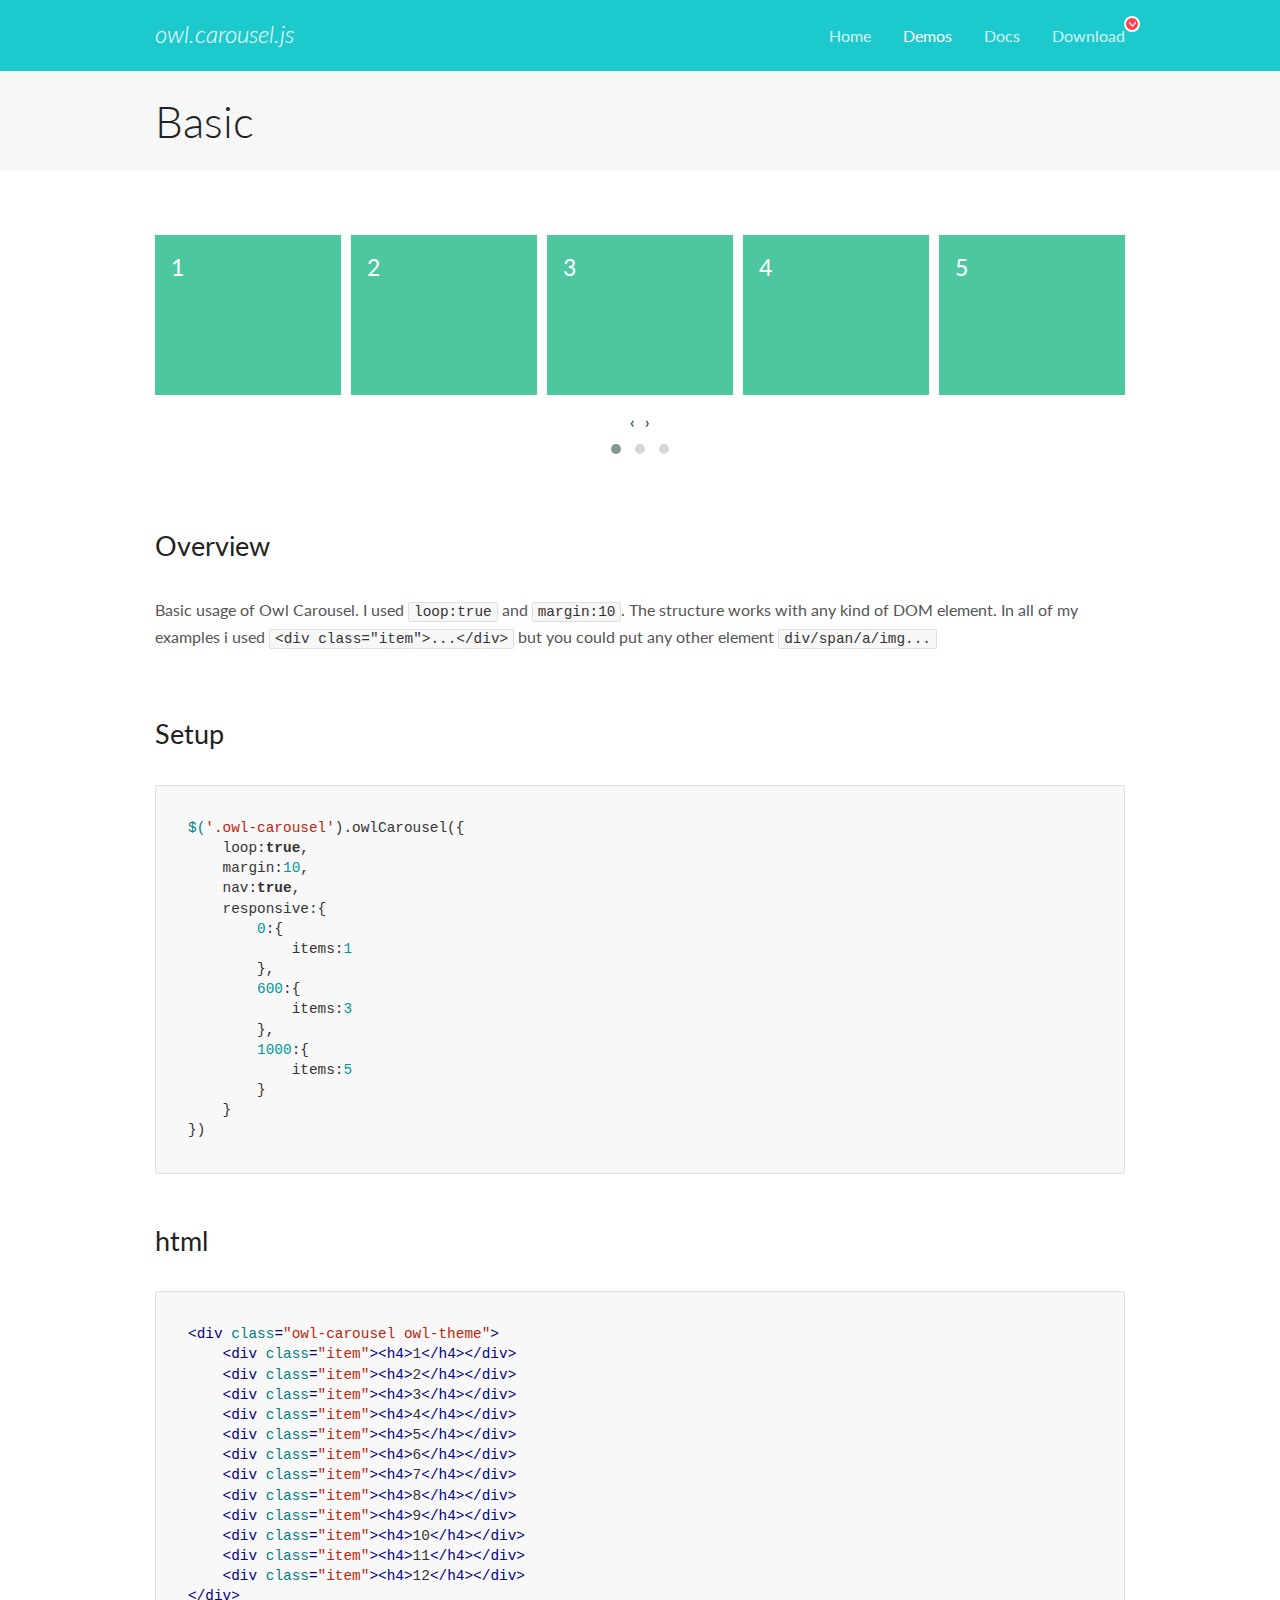
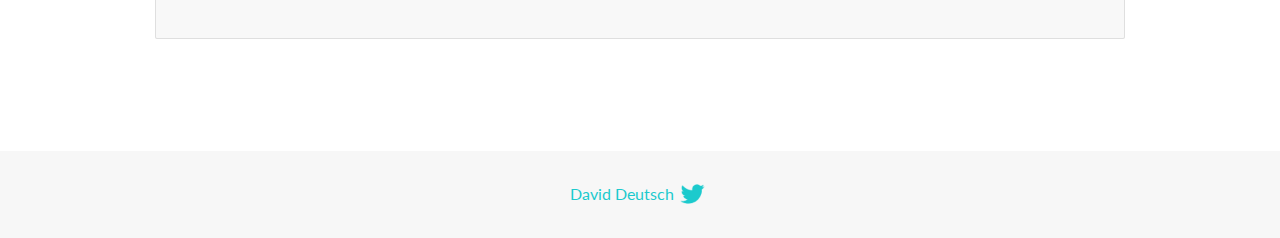
<file: kursovaya INF.m-19/libs/OwlCarousel2-2.3.4/docs/demos/basic.html>
<!DOCTYPE html>
<html lang="en">
  <head>

    <!-- head -->
    <meta charset="utf-8">
    <meta name="msapplication-tap-highlight" content="no" />
    <meta name="viewport" content="width=device-width, initial-scale=1.0" />
    <meta name="description" content="Basic usage demo">
    <meta name="author" content="David Deutsch">
    <title>
      Basic Demo | Owl Carousel | 2.3.4
    </title>

    <!-- Stylesheets -->
    <link href='https://fonts.googleapis.com/css?family=Lato:300,400,700,400italic,300italic' rel='stylesheet' type='text/css'>
    <link rel="stylesheet" href="../assets/css/docs.theme.min.css">

    <!-- Owl Stylesheets -->
    <link rel="stylesheet" href="../assets/owlcarousel/assets/owl.carousel.min.css">
    <link rel="stylesheet" href="../assets/owlcarousel/assets/owl.theme.default.min.css">

    <!-- HTML5 shim and Respond.js IE8 support of HTML5 elements and media queries -->

    <!--[if lt IE 9]>
      <script src="https://oss.maxcdn.com/libs/html5shiv/3.7.0/html5shiv.js"></script>
      <script src="https://oss.maxcdn.com/libs/respond.js/1.3.0/respond.min.js"></script>
    <![endif]-->

    <!-- Favicons -->
    <link rel="apple-touch-icon-precomposed" sizes="144x144" href="../assets/ico/apple-touch-icon-144-precomposed.png">
    <link rel="shortcut icon" href="../assets/ico/favicon.png">
    <link rel="shortcut icon" href="favicon.ico">

    <!-- Yeah i know js should not be in header. Its required for demos.-->

    <!-- javascript -->
    <script src="../assets/vendors/jquery.min.js"></script>
    <script src="../assets/owlcarousel/owl.carousel.js"></script>
  </head>
  <body>

    <!-- header -->
    <header class="header">
      <div class="row">
        <div class="large-12 columns">
          <div class="brand left">
            <h3>
              <a href="/OwlCarousel2/">owl.carousel.js</a> 
            </h3>
          </div>
          <a id="toggle-nav" class="right">
            <span></span> <span></span> <span></span> 
          </a> 
          <div class="nav-bar">
            <ul class="clearfix">
              <li> <a href="/OwlCarousel2/index.html">Home</a>  </li>
              <li class="active">
                <a href="/OwlCarousel2/demos/demos.html">Demos</a> 
              </li>
              <li> <a href="/OwlCarousel2/docs/started-welcome.html">Docs</a>  </li>
              <li>
                <a href="https://github.com/OwlCarousel2/OwlCarousel2/archive/2.3.4.zip">Download</a> 
                <span class="download"></span> 
              </li>
            </ul>
          </div>
        </div>
      </div>
    </header>

    <!-- title -->
    <section class="title">
      <div class="row">
        <div class="large-12 columns">
          <h1>Basic</h1>
        </div>
      </div>
    </section>

    <!--  Demos -->
    <section id="demos">
      <div class="row">
        <div class="large-12 columns">
          <div class="owl-carousel owl-theme">
            <div class="item">
              <h4>1</h4>
            </div>
            <div class="item">
              <h4>2</h4>
            </div>
            <div class="item">
              <h4>3</h4>
            </div>
            <div class="item">
              <h4>4</h4>
            </div>
            <div class="item">
              <h4>5</h4>
            </div>
            <div class="item">
              <h4>6</h4>
            </div>
            <div class="item">
              <h4>7</h4>
            </div>
            <div class="item">
              <h4>8</h4>
            </div>
            <div class="item">
              <h4>9</h4>
            </div>
            <div class="item">
              <h4>10</h4>
            </div>
            <div class="item">
              <h4>11</h4>
            </div>
            <div class="item">
              <h4>12</h4>
            </div>
          </div>
          <h3 id="overview">Overview</h3>
          <p>Basic usage of Owl Carousel. I used <code>loop:true</code> and <code>margin:10</code>. The structure works with any kind of DOM element. In all of my examples i used <code>&lt;div class=&quot;item&quot;&gt;...&lt;/div&gt;</code> but you could
            put any other element <code>div/span/a/img...</code></p>
          <h3 id="setup">Setup</h3>
          <pre><code>$(&#39;.owl-carousel&#39;).owlCarousel({
    loop:true,
    margin:10,
    nav:true,
    responsive:{
        0:{
            items:1
        },
        600:{
            items:3
        },
        1000:{
            items:5
        }
    }
})</code></pre>
          <h3 id="html">html</h3>
          <pre><code>&lt;div class=&quot;owl-carousel owl-theme&quot;&gt;
    &lt;div class=&quot;item&quot;&gt;&lt;h4&gt;1&lt;/h4&gt;&lt;/div&gt;
    &lt;div class=&quot;item&quot;&gt;&lt;h4&gt;2&lt;/h4&gt;&lt;/div&gt;
    &lt;div class=&quot;item&quot;&gt;&lt;h4&gt;3&lt;/h4&gt;&lt;/div&gt;
    &lt;div class=&quot;item&quot;&gt;&lt;h4&gt;4&lt;/h4&gt;&lt;/div&gt;
    &lt;div class=&quot;item&quot;&gt;&lt;h4&gt;5&lt;/h4&gt;&lt;/div&gt;
    &lt;div class=&quot;item&quot;&gt;&lt;h4&gt;6&lt;/h4&gt;&lt;/div&gt;
    &lt;div class=&quot;item&quot;&gt;&lt;h4&gt;7&lt;/h4&gt;&lt;/div&gt;
    &lt;div class=&quot;item&quot;&gt;&lt;h4&gt;8&lt;/h4&gt;&lt;/div&gt;
    &lt;div class=&quot;item&quot;&gt;&lt;h4&gt;9&lt;/h4&gt;&lt;/div&gt;
    &lt;div class=&quot;item&quot;&gt;&lt;h4&gt;10&lt;/h4&gt;&lt;/div&gt;
    &lt;div class=&quot;item&quot;&gt;&lt;h4&gt;11&lt;/h4&gt;&lt;/div&gt;
    &lt;div class=&quot;item&quot;&gt;&lt;h4&gt;12&lt;/h4&gt;&lt;/div&gt;
&lt;/div&gt;</code></pre>
          <script>
            $(document).ready(function() {
              var owl = $('.owl-carousel');
              owl.owlCarousel({
                margin: 10,
                nav: true,
                loop: true,
                responsive: {
                  0: {
                    items: 1
                  },
                  600: {
                    items: 3
                  },
                  1000: {
                    items: 5
                  }
                }
              })
            })
          </script>
        </div>
      </div>
    </section>

    <!-- footer -->
    <footer class="footer">
      <div class="row">
        <div class="large-12 columns">
          <h5>
            <a href="/OwlCarousel2/docs/support-contact.html">David Deutsch</a> 
            <a id="custom-tweet-button" href="https://twitter.com/share?url=https://github.com/OwlCarousel2/OwlCarousel2&text=Owl Carousel - This is so awesome! " target="_blank"></a> 
          </h5>
        </div>
      </div>
    </footer>

    <!-- vendors -->
    <script src="../assets/vendors/highlight.js"></script>
    <script src="../assets/js/app.js"></script>
  </body>
</html>
</file>
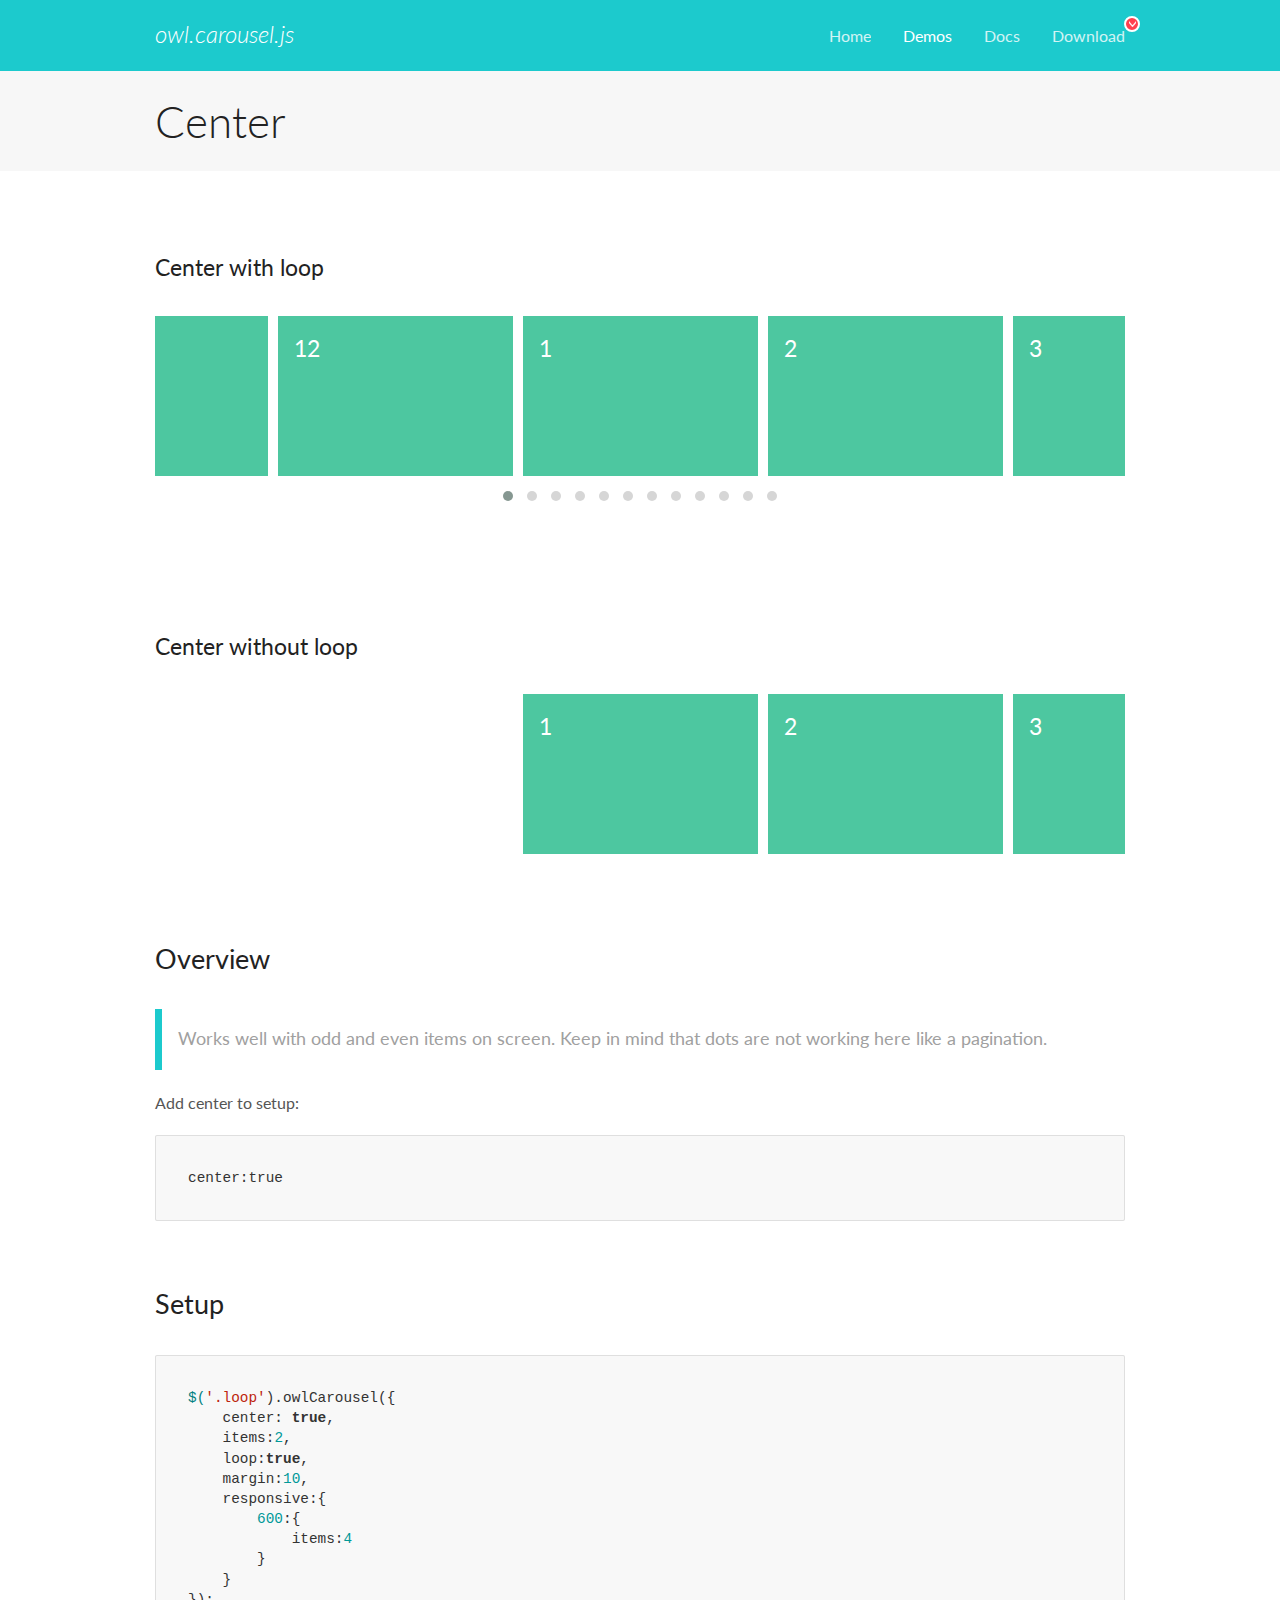
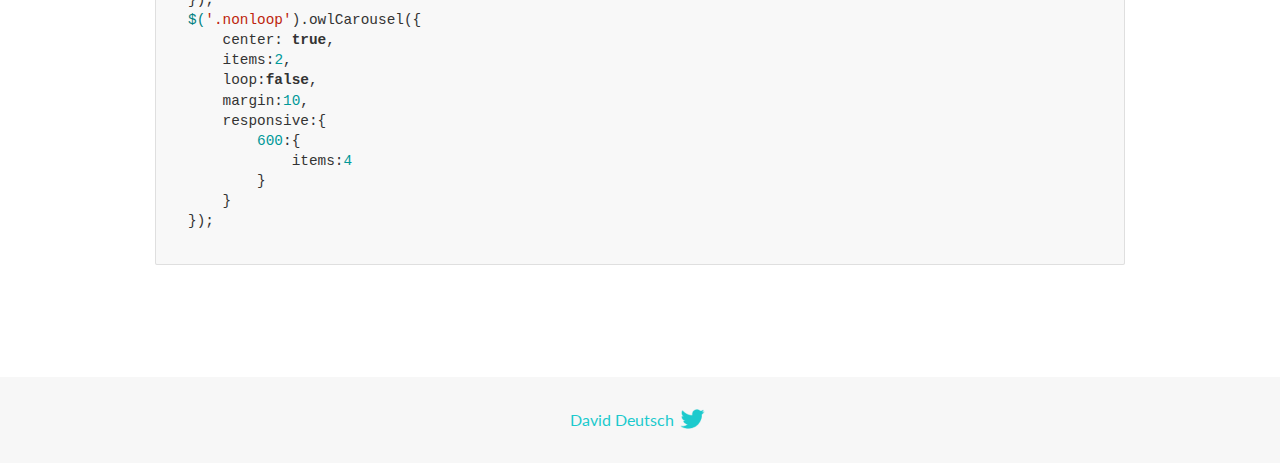
<file: kursovaya INF.m-19/libs/OwlCarousel2-2.3.4/docs/demos/center.html>
<!DOCTYPE html>
<html lang="en">
  <head>

    <!-- head -->
    <meta charset="utf-8">
    <meta name="msapplication-tap-highlight" content="no" />
    <meta name="viewport" content="width=device-width, initial-scale=1.0" />
    <meta name="description" content="Center carousel">
    <meta name="author" content="David Deutsch">
    <title>
      Center Demo | Owl Carousel | 2.3.4
    </title>

    <!-- Stylesheets -->
    <link href='https://fonts.googleapis.com/css?family=Lato:300,400,700,400italic,300italic' rel='stylesheet' type='text/css'>
    <link rel="stylesheet" href="../assets/css/docs.theme.min.css">

    <!-- Owl Stylesheets -->
    <link rel="stylesheet" href="../assets/owlcarousel/assets/owl.carousel.min.css">
    <link rel="stylesheet" href="../assets/owlcarousel/assets/owl.theme.default.min.css">

    <!-- HTML5 shim and Respond.js IE8 support of HTML5 elements and media queries -->

    <!--[if lt IE 9]>
      <script src="https://oss.maxcdn.com/libs/html5shiv/3.7.0/html5shiv.js"></script>
      <script src="https://oss.maxcdn.com/libs/respond.js/1.3.0/respond.min.js"></script>
    <![endif]-->

    <!-- Favicons -->
    <link rel="apple-touch-icon-precomposed" sizes="144x144" href="../assets/ico/apple-touch-icon-144-precomposed.png">
    <link rel="shortcut icon" href="../assets/ico/favicon.png">
    <link rel="shortcut icon" href="favicon.ico">

    <!-- Yeah i know js should not be in header. Its required for demos.-->

    <!-- javascript -->
    <script src="../assets/vendors/jquery.min.js"></script>
    <script src="../assets/owlcarousel/owl.carousel.js"></script>
  </head>
  <body>

    <!-- header -->
    <header class="header">
      <div class="row">
        <div class="large-12 columns">
          <div class="brand left">
            <h3>
              <a href="/OwlCarousel2/">owl.carousel.js</a> 
            </h3>
          </div>
          <a id="toggle-nav" class="right">
            <span></span> <span></span> <span></span> 
          </a> 
          <div class="nav-bar">
            <ul class="clearfix">
              <li> <a href="/OwlCarousel2/index.html">Home</a>  </li>
              <li class="active">
                <a href="/OwlCarousel2/demos/demos.html">Demos</a> 
              </li>
              <li> <a href="/OwlCarousel2/docs/started-welcome.html">Docs</a>  </li>
              <li>
                <a href="https://github.com/OwlCarousel2/OwlCarousel2/archive/2.3.4.zip">Download</a> 
                <span class="download"></span> 
              </li>
            </ul>
          </div>
        </div>
      </div>
    </header>

    <!-- title -->
    <section class="title">
      <div class="row">
        <div class="large-12 columns">
          <h1>Center</h1>
        </div>
      </div>
    </section>

    <!--  Demos -->
    <section id="demos">
      <div class="row">
        <div class="large-12 columns">
          <h4 id="center-with-loop">Center with loop</h4>
          <div class="loop owl-carousel owl-theme">
            <div class="item">
              <h4>1</h4>
            </div>
            <div class="item">
              <h4>2</h4>
            </div>
            <div class="item">
              <h4>3</h4>
            </div>
            <div class="item">
              <h4>4</h4>
            </div>
            <div class="item">
              <h4>5</h4>
            </div>
            <div class="item">
              <h4>6</h4>
            </div>
            <div class="item">
              <h4>7</h4>
            </div>
            <div class="item">
              <h4>8</h4>
            </div>
            <div class="item">
              <h4>9</h4>
            </div>
            <div class="item">
              <h4>10</h4>
            </div>
            <div class="item">
              <h4>11</h4>
            </div>
            <div class="item">
              <h4>12</h4>
            </div>
          </div>
          <br>
          <h4 id="center-without-loop">Center without loop</h4>
          <div class="nonloop owl-carousel">
            <div class="item">
              <h4>1</h4>
            </div>
            <div class="item">
              <h4>2</h4>
            </div>
            <div class="item">
              <h4>3</h4>
            </div>
            <div class="item">
              <h4>4</h4>
            </div>
            <div class="item">
              <h4>5</h4>
            </div>
            <div class="item">
              <h4>6</h4>
            </div>
            <div class="item">
              <h4>7</h4>
            </div>
            <div class="item">
              <h4>8</h4>
            </div>
            <div class="item">
              <h4>9</h4>
            </div>
            <div class="item">
              <h4>10</h4>
            </div>
            <div class="item">
              <h4>11</h4>
            </div>
            <div class="item">
              <h4>12</h4>
            </div>
          </div>
          <h3 id="overview">Overview</h3>
          <blockquote>
            <p>Works well with odd and even items on screen. Keep in mind that dots are not working here like a pagination.</p>
          </blockquote>
          <p>Add center to setup:</p>
          <pre><code>center:true</code></pre>
          <h3 id="setup">Setup</h3>
          <pre><code>$(&#39;.loop&#39;).owlCarousel({
    center: true,
    items:2,
    loop:true,
    margin:10,
    responsive:{
        600:{
            items:4
        }
    }
});
$(&#39;.nonloop&#39;).owlCarousel({
    center: true,
    items:2,
    loop:false,
    margin:10,
    responsive:{
        600:{
            items:4
        }
    }
});</code></pre>
          <script>
            jQuery(document).ready(function($) {
              $('.loop').owlCarousel({
                center: true,
                items: 2,
                loop: true,
                margin: 10,
                responsive: {
                  600: {
                    items: 4
                  }
                }
              });
              $('.nonloop').owlCarousel({
                center: true,
                items: 2,
                loop: false,
                margin: 10,
                responsive: {
                  600: {
                    items: 4
                  }
                }
              });
            });
          </script>
        </div>
      </div>
    </section>

    <!-- footer -->
    <footer class="footer">
      <div class="row">
        <div class="large-12 columns">
          <h5>
            <a href="/OwlCarousel2/docs/support-contact.html">David Deutsch</a> 
            <a id="custom-tweet-button" href="https://twitter.com/share?url=https://github.com/OwlCarousel2/OwlCarousel2&text=Owl Carousel - This is so awesome! " target="_blank"></a> 
          </h5>
        </div>
      </div>
    </footer>

    <!-- vendors -->
    <script src="../assets/vendors/highlight.js"></script>
    <script src="../assets/js/app.js"></script>
  </body>
</html>
</file>
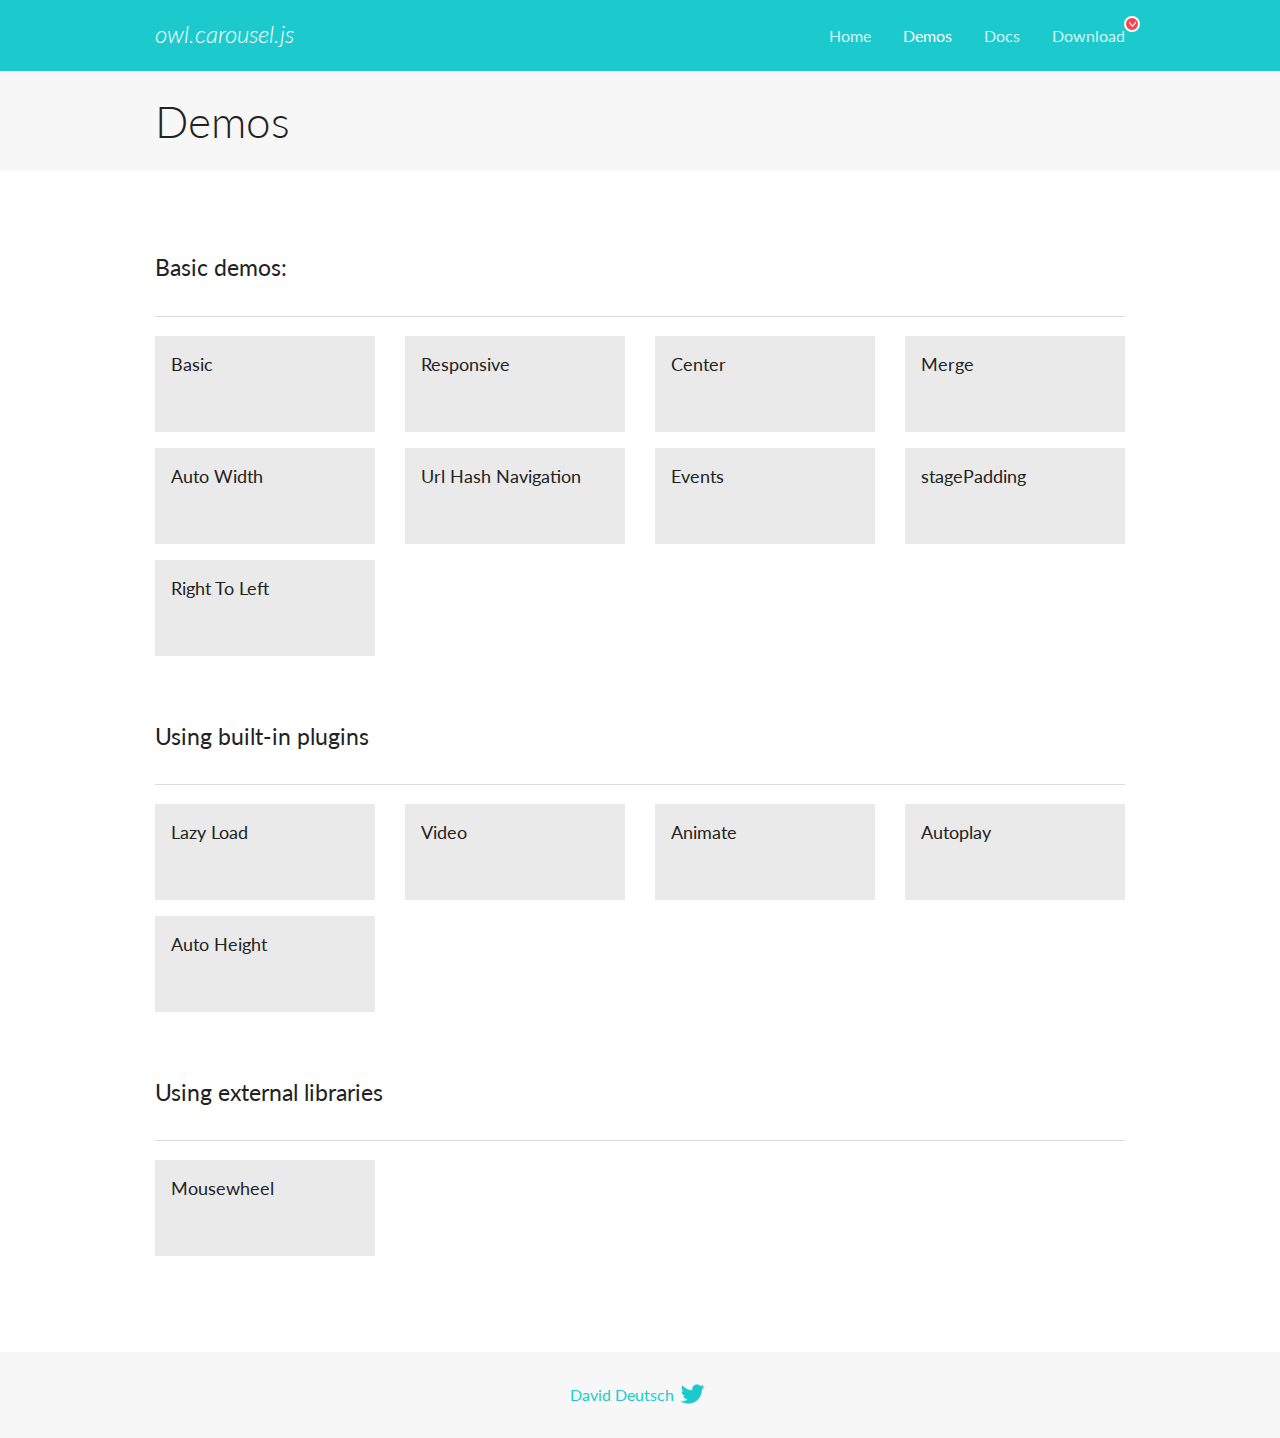
<file: kursovaya INF.m-19/libs/OwlCarousel2-2.3.4/docs/demos/demos.html>
<!DOCTYPE html>
<html lang="en">
  <head>

    <!-- head -->
    <meta charset="utf-8">
    <meta name="msapplication-tap-highlight" content="no" />
    <meta name="viewport" content="width=device-width, initial-scale=1.0" />
    <meta name="description" content="A list of Owl Carousel examples.">
    <meta name="author" content="David Deutsch">
    <title>
      Demos | Owl Carousel | 2.3.4
    </title>

    <!-- Stylesheets -->
    <link href='https://fonts.googleapis.com/css?family=Lato:300,400,700,400italic,300italic' rel='stylesheet' type='text/css'>
    <link rel="stylesheet" href="../assets/css/docs.theme.min.css">

    <!-- Owl Stylesheets -->
    <link rel="stylesheet" href="../assets/owlcarousel/assets/owl.carousel.min.css">
    <link rel="stylesheet" href="../assets/owlcarousel/assets/owl.theme.default.min.css">

    <!-- HTML5 shim and Respond.js IE8 support of HTML5 elements and media queries -->

    <!--[if lt IE 9]>
      <script src="https://oss.maxcdn.com/libs/html5shiv/3.7.0/html5shiv.js"></script>
      <script src="https://oss.maxcdn.com/libs/respond.js/1.3.0/respond.min.js"></script>
    <![endif]-->

    <!-- Favicons -->
    <link rel="apple-touch-icon-precomposed" sizes="144x144" href="../assets/ico/apple-touch-icon-144-precomposed.png">
    <link rel="shortcut icon" href="../assets/ico/favicon.png">
    <link rel="shortcut icon" href="favicon.ico">

    <!-- Yeah i know js should not be in header. Its required for demos.-->

    <!-- javascript -->
    <script src="../assets/vendors/jquery.min.js"></script>
    <script src="../assets/owlcarousel/owl.carousel.js"></script>
  </head>
  <body>

    <!-- header -->
    <header class="header">
      <div class="row">
        <div class="large-12 columns">
          <div class="brand left">
            <h3>
              <a href="/OwlCarousel2/">owl.carousel.js</a> 
            </h3>
          </div>
          <a id="toggle-nav" class="right">
            <span></span> <span></span> <span></span> 
          </a> 
          <div class="nav-bar">
            <ul class="clearfix">
              <li> <a href="/OwlCarousel2/index.html">Home</a>  </li>
              <li class="active">
                <a href="/OwlCarousel2/demos/demos.html">Demos</a> 
              </li>
              <li> <a href="/OwlCarousel2/docs/started-welcome.html">Docs</a>  </li>
              <li>
                <a href="https://github.com/OwlCarousel2/OwlCarousel2/archive/2.3.4.zip">Download</a> 
                <span class="download"></span> 
              </li>
            </ul>
          </div>
        </div>
      </div>
    </header>

    <!-- title -->
    <section class="title">
      <div class="row">
        <div class="large-12 columns">
          <h1>Demos</h1>
        </div>
      </div>
    </section>

    <!--  Demos -->
    <section id="demos">
      <div class="row">
        <div class="large-12 columns">
          <h4 id="basic-demos-">Basic demos:</h4>
          <hr>
          <div class="demo-list">
            <div class="row">
              <div class="small-6 medium-4 large-3 columns">
                <a href="basic.html" class="demo-block">
                  <h5>Basic </h5>
                </a> 
              </div>
              <div class="small-6 medium-4 large-3 columns">
                <a href="responsive.html" class="demo-block">
                  <h5>Responsive </h5>
                </a> 
              </div>
              <div class="small-6 medium-4 large-3 columns">
                <a href="center.html" class="demo-block">
                  <h5>Center </h5>
                </a> 
              </div>
              <div class="small-6 medium-4 large-3 columns">
                <a href="merge.html" class="demo-block">
                  <h5>Merge </h5>
                </a> 
              </div>
              <div class="small-6 medium-4 large-3 columns">
                <a href="autowidth.html" class="demo-block">
                  <h5>Auto Width </h5>
                </a> 
              </div>
              <div class="small-6 medium-4 large-3 columns">
                <a href="urlhashnav.html" class="demo-block">
                  <h5>Url Hash Navigation </h5>
                </a> 
              </div>
              <div class="small-6 medium-4 large-3 columns">
                <a href="events.html" class="demo-block">
                  <h5>Events </h5>
                </a> 
              </div>
              <div class="small-6 medium-4 large-3 columns">
                <a href="stagepadding.html" class="demo-block">
                  <h5>stagePadding </h5>
                </a> 
              </div>
              <div class="small-6 medium-4 large-3 columns">
                <a href="rtl.html" class="demo-block">
                  <h5>Right To Left </h5>
                </a> 
              </div>
            </div>
          </div>
          <h4 id="using-built-in-plugins">Using built-in plugins</h4>
          <hr>
          <div class="demo-list">
            <div class="row">
              <div class="small-6 medium-4 large-3 columns">
                <a href="lazyLoad.html" class="demo-block">
                  <h5>Lazy Load </h5>
                </a> 
              </div>
              <div class="small-6 medium-4 large-3 columns">
                <a href="video.html" class="demo-block">
                  <h5>Video </h5>
                </a> 
              </div>
              <div class="small-6 medium-4 large-3 columns">
                <a href="animate.html" class="demo-block">
                  <h5>Animate </h5>
                </a> 
              </div>
              <div class="small-6 medium-4 large-3 columns">
                <a href="autoplay.html" class="demo-block">
                  <h5>Autoplay </h5>
                </a> 
              </div>
              <div class="small-6 medium-4 large-3 columns">
                <a href="autoheight.html" class="demo-block">
                  <h5>Auto Height </h5>
                </a> 
              </div>
            </div>
          </div>
          <h4 id="using-external-libraries">Using external libraries</h4>
          <hr>
          <div class="demo-list">
            <div class="row">
              <div class="small-6 medium-4 large-3 columns">
                <a href="mousewheel.html" class="demo-block">
                  <h5>Mousewheel </h5>
                </a> 
              </div>
            </div>
          </div>
        </div>
      </div>
    </section>

    <!-- footer -->
    <footer class="footer">
      <div class="row">
        <div class="large-12 columns">
          <h5>
            <a href="/OwlCarousel2/docs/support-contact.html">David Deutsch</a> 
            <a id="custom-tweet-button" href="https://twitter.com/share?url=https://github.com/OwlCarousel2/OwlCarousel2&text=Owl Carousel - This is so awesome! " target="_blank"></a> 
          </h5>
        </div>
      </div>
    </footer>

    <!-- vendors -->
    <script src="../assets/vendors/highlight.js"></script>
    <script src="../assets/js/app.js"></script>
  </body>
</html>
</file>
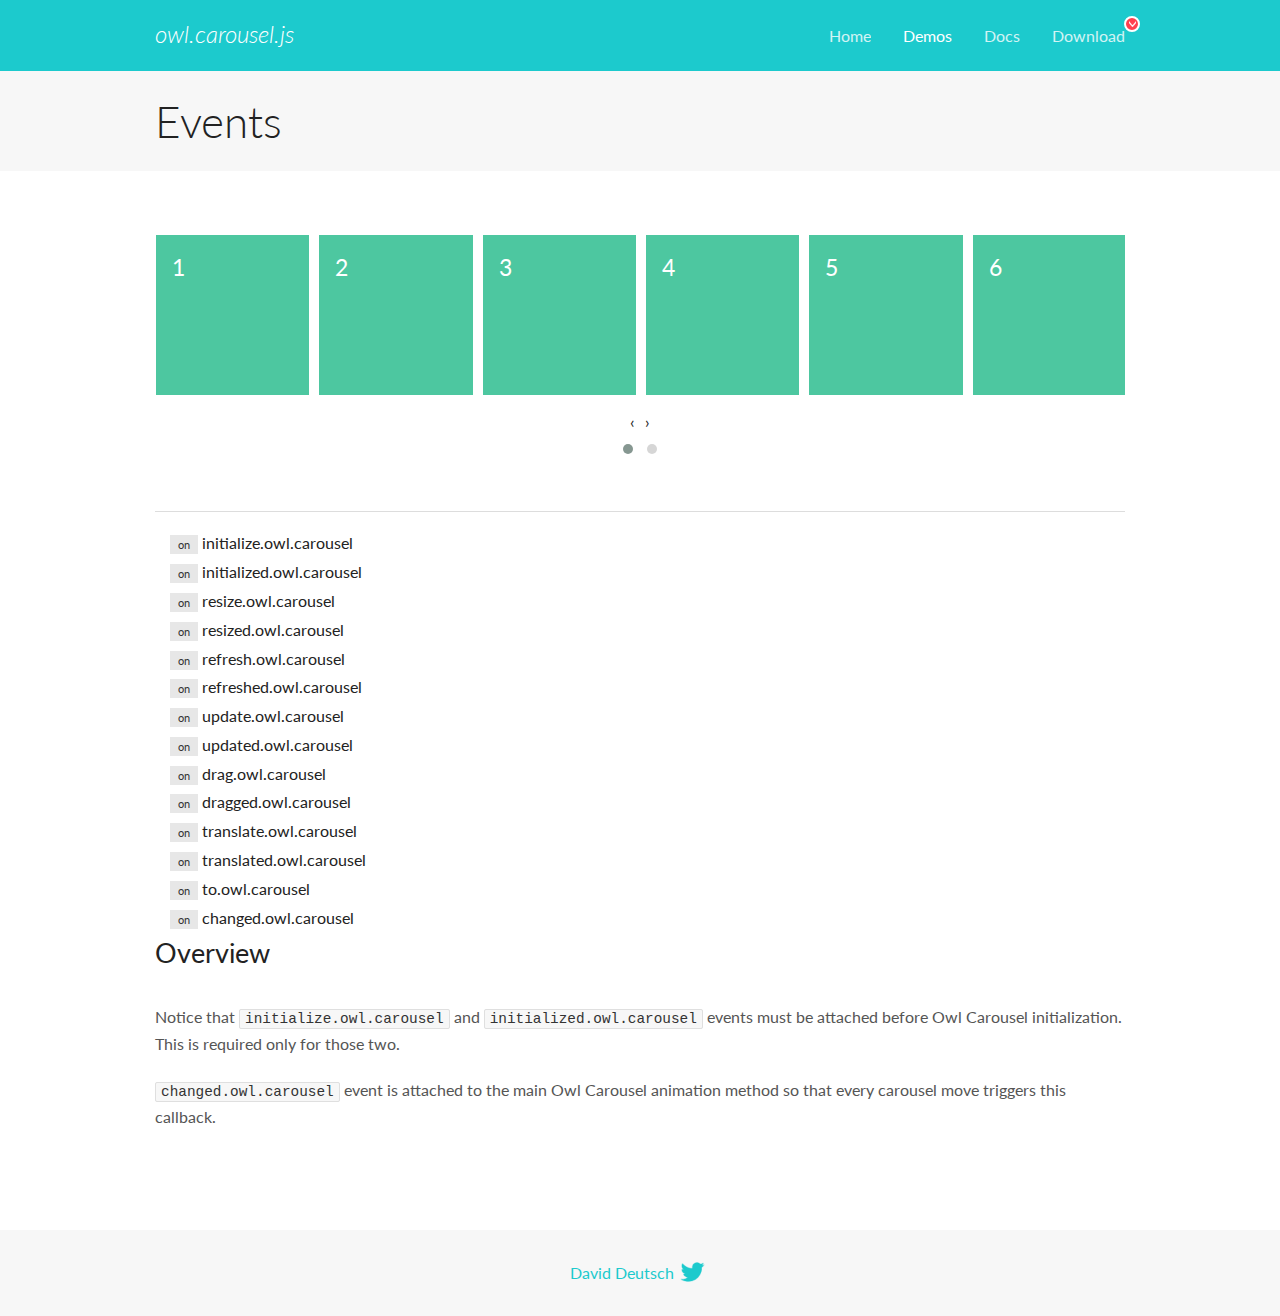
<file: kursovaya INF.m-19/libs/OwlCarousel2-2.3.4/docs/demos/events.html>
<!DOCTYPE html>
<html lang="en">
  <head>

    <!-- head -->
    <meta charset="utf-8">
    <meta name="msapplication-tap-highlight" content="no" />
    <meta name="viewport" content="width=device-width, initial-scale=1.0" />
    <meta name="description" content="Events usage demo">
    <meta name="author" content="David Deutsch">
    <title>
      Events Demo | Owl Carousel | 2.3.4
    </title>

    <!-- Stylesheets -->
    <link href='https://fonts.googleapis.com/css?family=Lato:300,400,700,400italic,300italic' rel='stylesheet' type='text/css'>
    <link rel="stylesheet" href="../assets/css/docs.theme.min.css">

    <!-- Owl Stylesheets -->
    <link rel="stylesheet" href="../assets/owlcarousel/assets/owl.carousel.min.css">
    <link rel="stylesheet" href="../assets/owlcarousel/assets/owl.theme.default.min.css">

    <!-- HTML5 shim and Respond.js IE8 support of HTML5 elements and media queries -->

    <!--[if lt IE 9]>
      <script src="https://oss.maxcdn.com/libs/html5shiv/3.7.0/html5shiv.js"></script>
      <script src="https://oss.maxcdn.com/libs/respond.js/1.3.0/respond.min.js"></script>
    <![endif]-->

    <!-- Favicons -->
    <link rel="apple-touch-icon-precomposed" sizes="144x144" href="../assets/ico/apple-touch-icon-144-precomposed.png">
    <link rel="shortcut icon" href="../assets/ico/favicon.png">
    <link rel="shortcut icon" href="favicon.ico">

    <!-- Yeah i know js should not be in header. Its required for demos.-->

    <!-- javascript -->
    <script src="../assets/vendors/jquery.min.js"></script>
    <script src="../assets/owlcarousel/owl.carousel.js"></script>
  </head>
  <body>

    <!-- header -->
    <header class="header">
      <div class="row">
        <div class="large-12 columns">
          <div class="brand left">
            <h3>
              <a href="/OwlCarousel2/">owl.carousel.js</a> 
            </h3>
          </div>
          <a id="toggle-nav" class="right">
            <span></span> <span></span> <span></span> 
          </a> 
          <div class="nav-bar">
            <ul class="clearfix">
              <li> <a href="/OwlCarousel2/index.html">Home</a>  </li>
              <li class="active">
                <a href="/OwlCarousel2/demos/demos.html">Demos</a> 
              </li>
              <li> <a href="/OwlCarousel2/docs/started-welcome.html">Docs</a>  </li>
              <li>
                <a href="https://github.com/OwlCarousel2/OwlCarousel2/archive/2.3.4.zip">Download</a> 
                <span class="download"></span> 
              </li>
            </ul>
          </div>
        </div>
      </div>
    </header>

    <!-- title -->
    <section class="title">
      <div class="row">
        <div class="large-12 columns">
          <h1>Events</h1>
        </div>
      </div>
    </section>

    <!--  Demos -->
    <section id="demos">
      <div class="row">
        <div class="large-12 columns">
          <div class="owl-carousel owl-theme">
            <div class="item">
              <h4>1</h4>
            </div>
            <div class="item">
              <h4>2</h4>
            </div>
            <div class="item">
              <h4>3</h4>
            </div>
            <div class="item">
              <h4>4</h4>
            </div>
            <div class="item">
              <h4>5</h4>
            </div>
            <div class="item">
              <h4>6</h4>
            </div>
            <div class="item">
              <h4>7</h4>
            </div>
            <div class="item">
              <h4>8</h4>
            </div>
            <div class="item">
              <h4>9</h4>
            </div>
            <div class="item">
              <h4>10</h4>
            </div>
            <div class="item">
              <h4>11</h4>
            </div>
            <div class="item">
              <h4>12</h4>
            </div>
          </div>
          <hr>
          <div class="large-12 columns callbacks">
            <div><span class="label secondary initialize">on</span>  initialize.owl.carousel </div>
            <div><span class="label secondary initialized">on</span>  initialized.owl.carousel </div>
            <div><span class="label secondary resize">on</span>  resize.owl.carousel </div>
            <div><span class="label secondary resized">on</span>  resized.owl.carousel </div>
            <div><span class="label secondary refresh">on</span>  refresh.owl.carousel </div>
            <div><span class="label secondary refreshed">on</span>  refreshed.owl.carousel </div>
            <div><span class="label secondary update">on</span>  update.owl.carousel </div>
            <div><span class="label secondary updated">on</span>  updated.owl.carousel </div>
            <div><span class="label secondary drag">on</span>  drag.owl.carousel </div>
            <div><span class="label secondary dragged">on</span>  dragged.owl.carousel </div>
            <div><span class="label secondary translate">on</span>  translate.owl.carousel </div>
            <div><span class="label secondary translated">on</span>  translated.owl.carousel </div>
            <div><span class="label secondary to">on</span>  to.owl.carousel </div>
            <div><span class="label secondary changed">on</span>  changed.owl.carousel </div>
          </div>
          <h3 id="overview">Overview</h3>
          <p>Notice that <code>initialize.owl.carousel</code> and <code>initialized.owl.carousel</code> events must be attached before Owl Carousel initialization. This is required only for those two.</p>
          <p><code>changed.owl.carousel</code> event is attached to the main Owl Carousel animation method so that every carousel move triggers this callback.</p>
          <script>
            jQuery(document).ready(function($) {
              var owl = $('.owl-carousel');
              owl.on('initialize.owl.carousel initialized.owl.carousel ' +
                'initialize.owl.carousel initialize.owl.carousel ' +
                'resize.owl.carousel resized.owl.carousel ' +
                'refresh.owl.carousel refreshed.owl.carousel ' +
                'update.owl.carousel updated.owl.carousel ' +
                'drag.owl.carousel dragged.owl.carousel ' +
                'translate.owl.carousel translated.owl.carousel ' +
                'to.owl.carousel changed.owl.carousel',
                function(e) {
                  $('.' + e.type)
                    .removeClass('secondary')
                    .addClass('success');
                  window.setTimeout(function() {
                    $('.' + e.type)
                      .removeClass('success')
                      .addClass('secondary');
                  }, 500);
                });
              owl.owlCarousel({
                loop: true,
                nav: true,
                lazyLoad: true,
                margin: 10,
                video: true,
                responsive: {
                  0: {
                    items: 1
                  },
                  600: {
                    items: 3
                  },
                  960: {
                    items: 5,
                  },
                  1200: {
                    items: 6
                  }
                }
              });
            });
          </script>
        </div>
      </div>
    </section>

    <!-- footer -->
    <footer class="footer">
      <div class="row">
        <div class="large-12 columns">
          <h5>
            <a href="/OwlCarousel2/docs/support-contact.html">David Deutsch</a> 
            <a id="custom-tweet-button" href="https://twitter.com/share?url=https://github.com/OwlCarousel2/OwlCarousel2&text=Owl Carousel - This is so awesome! " target="_blank"></a> 
          </h5>
        </div>
      </div>
    </footer>

    <!-- vendors -->
    <script src="../assets/vendors/highlight.js"></script>
    <script src="../assets/js/app.js"></script>
  </body>
</html>
</file>
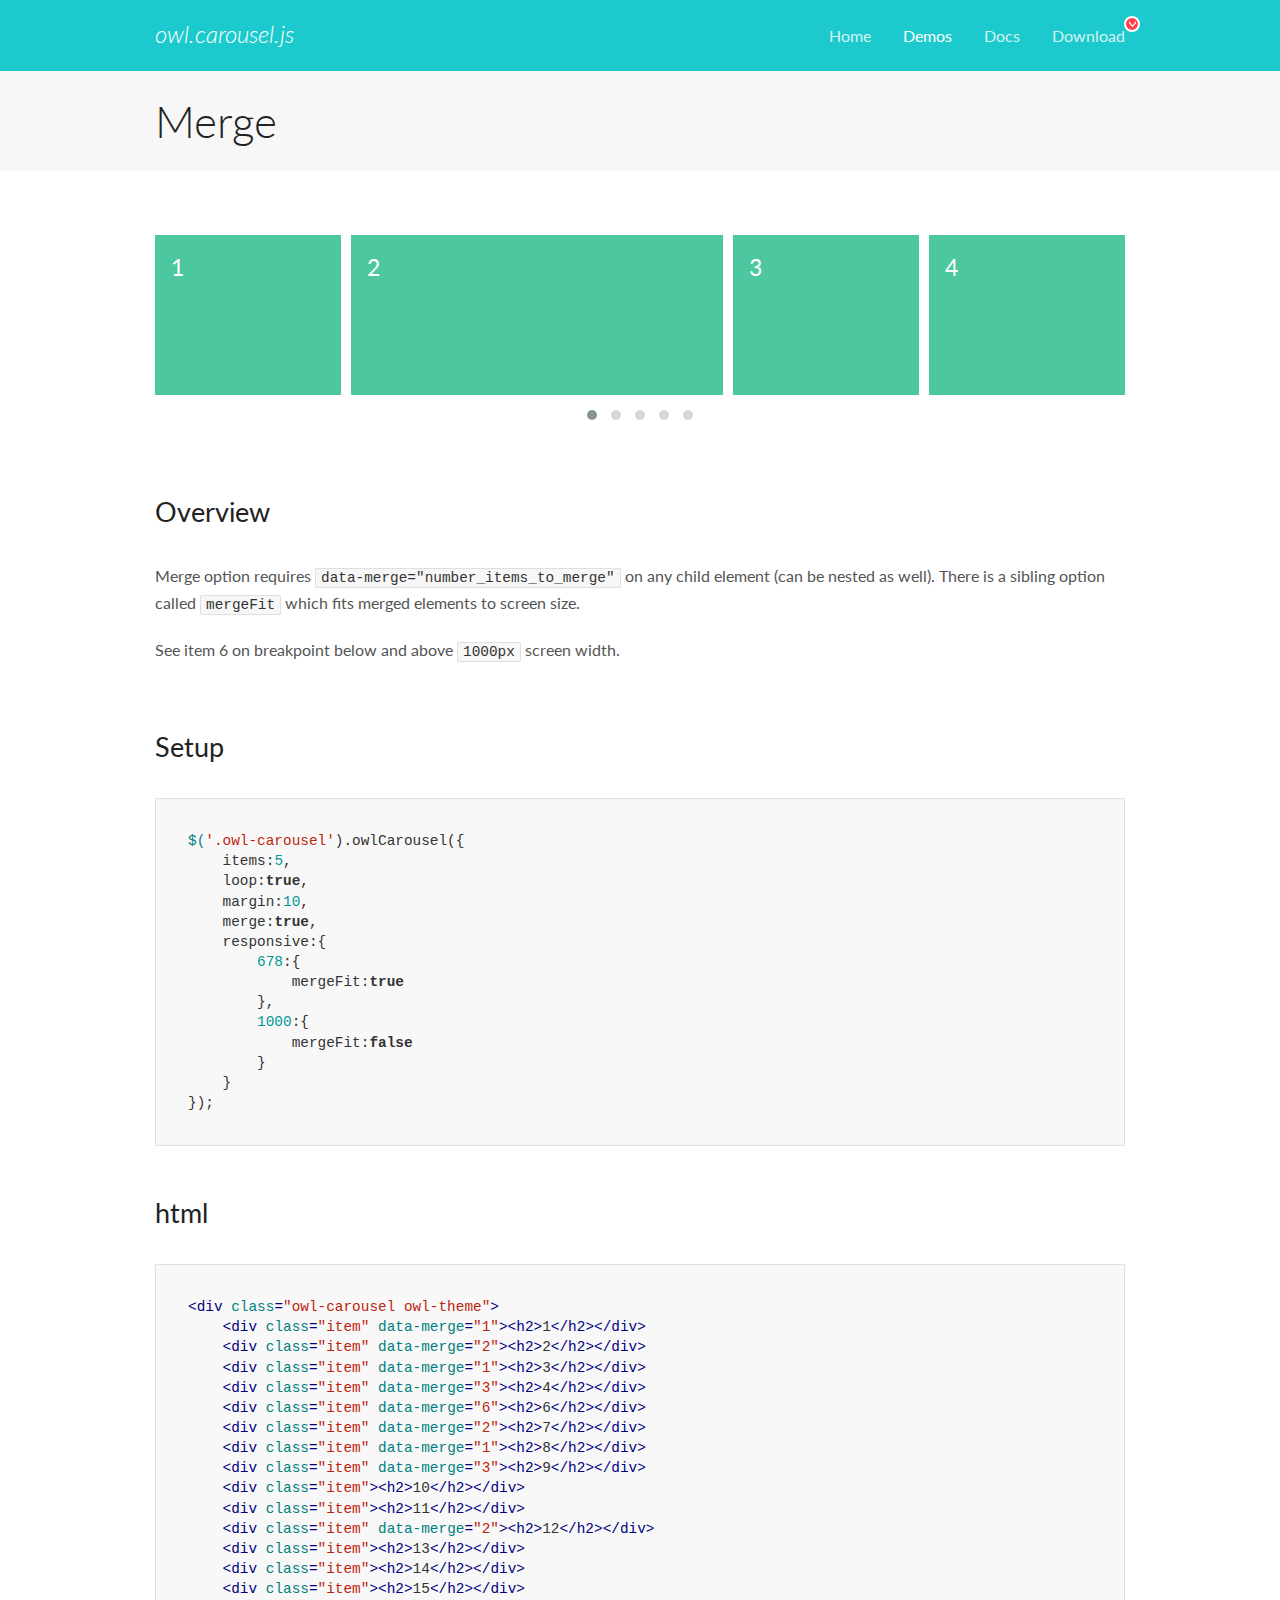
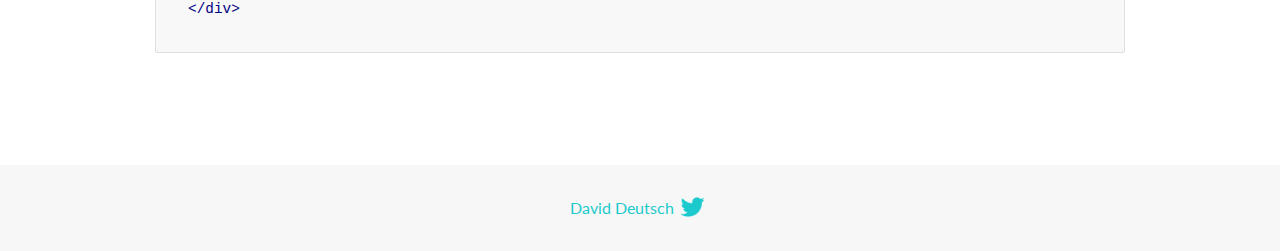
<file: kursovaya INF.m-19/libs/OwlCarousel2-2.3.4/docs/demos/merge.html>
<!DOCTYPE html>
<html lang="en">
  <head>

    <!-- head -->
    <meta charset="utf-8">
    <meta name="msapplication-tap-highlight" content="no" />
    <meta name="viewport" content="width=device-width, initial-scale=1.0" />
    <meta name="description" content="Merge Items">
    <meta name="author" content="David Deutsch">
    <title>
      Merge Demo | Owl Carousel | 2.3.4
    </title>

    <!-- Stylesheets -->
    <link href='https://fonts.googleapis.com/css?family=Lato:300,400,700,400italic,300italic' rel='stylesheet' type='text/css'>
    <link rel="stylesheet" href="../assets/css/docs.theme.min.css">

    <!-- Owl Stylesheets -->
    <link rel="stylesheet" href="../assets/owlcarousel/assets/owl.carousel.min.css">
    <link rel="stylesheet" href="../assets/owlcarousel/assets/owl.theme.default.min.css">

    <!-- HTML5 shim and Respond.js IE8 support of HTML5 elements and media queries -->

    <!--[if lt IE 9]>
      <script src="https://oss.maxcdn.com/libs/html5shiv/3.7.0/html5shiv.js"></script>
      <script src="https://oss.maxcdn.com/libs/respond.js/1.3.0/respond.min.js"></script>
    <![endif]-->

    <!-- Favicons -->
    <link rel="apple-touch-icon-precomposed" sizes="144x144" href="../assets/ico/apple-touch-icon-144-precomposed.png">
    <link rel="shortcut icon" href="../assets/ico/favicon.png">
    <link rel="shortcut icon" href="favicon.ico">

    <!-- Yeah i know js should not be in header. Its required for demos.-->

    <!-- javascript -->
    <script src="../assets/vendors/jquery.min.js"></script>
    <script src="../assets/owlcarousel/owl.carousel.js"></script>
  </head>
  <body>

    <!-- header -->
    <header class="header">
      <div class="row">
        <div class="large-12 columns">
          <div class="brand left">
            <h3>
              <a href="/OwlCarousel2/">owl.carousel.js</a> 
            </h3>
          </div>
          <a id="toggle-nav" class="right">
            <span></span> <span></span> <span></span> 
          </a> 
          <div class="nav-bar">
            <ul class="clearfix">
              <li> <a href="/OwlCarousel2/index.html">Home</a>  </li>
              <li class="active">
                <a href="/OwlCarousel2/demos/demos.html">Demos</a> 
              </li>
              <li> <a href="/OwlCarousel2/docs/started-welcome.html">Docs</a>  </li>
              <li>
                <a href="https://github.com/OwlCarousel2/OwlCarousel2/archive/2.3.4.zip">Download</a> 
                <span class="download"></span> 
              </li>
            </ul>
          </div>
        </div>
      </div>
    </header>

    <!-- title -->
    <section class="title">
      <div class="row">
        <div class="large-12 columns">
          <h1>Merge</h1>
        </div>
      </div>
    </section>

    <!--  Demos -->
    <section id="demos">
      <div class="row">
        <div class="large-12 columns">
          <div class="owl-carousel owl-theme">
            <div class="item" data-merge="1">
              <h4>1</h4>
            </div>
            <div class="item" data-merge="2">
              <h4>2</h4>
            </div>
            <div class="item" data-merge="1">
              <h4>3</h4>
            </div>
            <div class="item" data-merge="3">
              <h4>4</h4>
            </div>
            <div class="item" data-merge="6">
              <h4>6</h4>
            </div>
            <div class="item" data-merge="2">
              <h4>7</h4>
            </div>
            <div class="item" data-merge="1">
              <h4>8</h4>
            </div>
            <div class="item" data-merge="3">
              <h4>9</h4>
            </div>
            <div class="item">
              <h4>10</h4>
            </div>
            <div class="item">
              <h4>11</h4>
            </div>
            <div class="item" data-merge="2">
              <h4>12</h4>
            </div>
            <div class="item">
              <h4>13</h4>
            </div>
            <div class="item">
              <h4>14</h4>
            </div>
            <div class="item">
              <h4>15</h4>
            </div>
          </div>
          <h3 id="overview">Overview</h3>
          <p>Merge option requires <code>data-merge=&quot;number_items_to_merge&quot;</code> on any child element (can be nested as well). There is a sibling option called <code>mergeFit</code> which fits merged elements to screen size. </p>
          <p>See item 6 on breakpoint below and above <code>1000px</code> screen width.</p>
          <h3 id="setup">Setup</h3>
          <pre><code>$(&#39;.owl-carousel&#39;).owlCarousel({
    items:5,
    loop:true,
    margin:10,
    merge:true,
    responsive:{
        678:{
            mergeFit:true
        },
        1000:{
            mergeFit:false
        }
    }
});</code></pre>
          <h3 id="html">html</h3>
          <pre><code>&lt;div class=&quot;owl-carousel owl-theme&quot;&gt;
    &lt;div class=&quot;item&quot; data-merge=&quot;1&quot;&gt;&lt;h2&gt;1&lt;/h2&gt;&lt;/div&gt;
    &lt;div class=&quot;item&quot; data-merge=&quot;2&quot;&gt;&lt;h2&gt;2&lt;/h2&gt;&lt;/div&gt;
    &lt;div class=&quot;item&quot; data-merge=&quot;1&quot;&gt;&lt;h2&gt;3&lt;/h2&gt;&lt;/div&gt;
    &lt;div class=&quot;item&quot; data-merge=&quot;3&quot;&gt;&lt;h2&gt;4&lt;/h2&gt;&lt;/div&gt;
    &lt;div class=&quot;item&quot; data-merge=&quot;6&quot;&gt;&lt;h2&gt;6&lt;/h2&gt;&lt;/div&gt;
    &lt;div class=&quot;item&quot; data-merge=&quot;2&quot;&gt;&lt;h2&gt;7&lt;/h2&gt;&lt;/div&gt;
    &lt;div class=&quot;item&quot; data-merge=&quot;1&quot;&gt;&lt;h2&gt;8&lt;/h2&gt;&lt;/div&gt;
    &lt;div class=&quot;item&quot; data-merge=&quot;3&quot;&gt;&lt;h2&gt;9&lt;/h2&gt;&lt;/div&gt;
    &lt;div class=&quot;item&quot;&gt;&lt;h2&gt;10&lt;/h2&gt;&lt;/div&gt;
    &lt;div class=&quot;item&quot;&gt;&lt;h2&gt;11&lt;/h2&gt;&lt;/div&gt;
    &lt;div class=&quot;item&quot; data-merge=&quot;2&quot;&gt;&lt;h2&gt;12&lt;/h2&gt;&lt;/div&gt;
    &lt;div class=&quot;item&quot;&gt;&lt;h2&gt;13&lt;/h2&gt;&lt;/div&gt;
    &lt;div class=&quot;item&quot;&gt;&lt;h2&gt;14&lt;/h2&gt;&lt;/div&gt;
    &lt;div class=&quot;item&quot;&gt;&lt;h2&gt;15&lt;/h2&gt;&lt;/div&gt;
&lt;/div&gt;</code></pre>
          <script>
            $(document).ready(function() {
              $('.owl-carousel').owlCarousel({
                items: 5,
                loop: true,
                margin: 10,
                merge: true,
                responsive: {
                  678: {
                    mergeFit: true
                  },
                  1000: {
                    mergeFit: false
                  }
                }
              });
            })
          </script>
        </div>
      </div>
    </section>

    <!-- footer -->
    <footer class="footer">
      <div class="row">
        <div class="large-12 columns">
          <h5>
            <a href="/OwlCarousel2/docs/support-contact.html">David Deutsch</a> 
            <a id="custom-tweet-button" href="https://twitter.com/share?url=https://github.com/OwlCarousel2/OwlCarousel2&text=Owl Carousel - This is so awesome! " target="_blank"></a> 
          </h5>
        </div>
      </div>
    </footer>

    <!-- vendors -->
    <script src="../assets/vendors/highlight.js"></script>
    <script src="../assets/js/app.js"></script>
  </body>
</html>
</file>
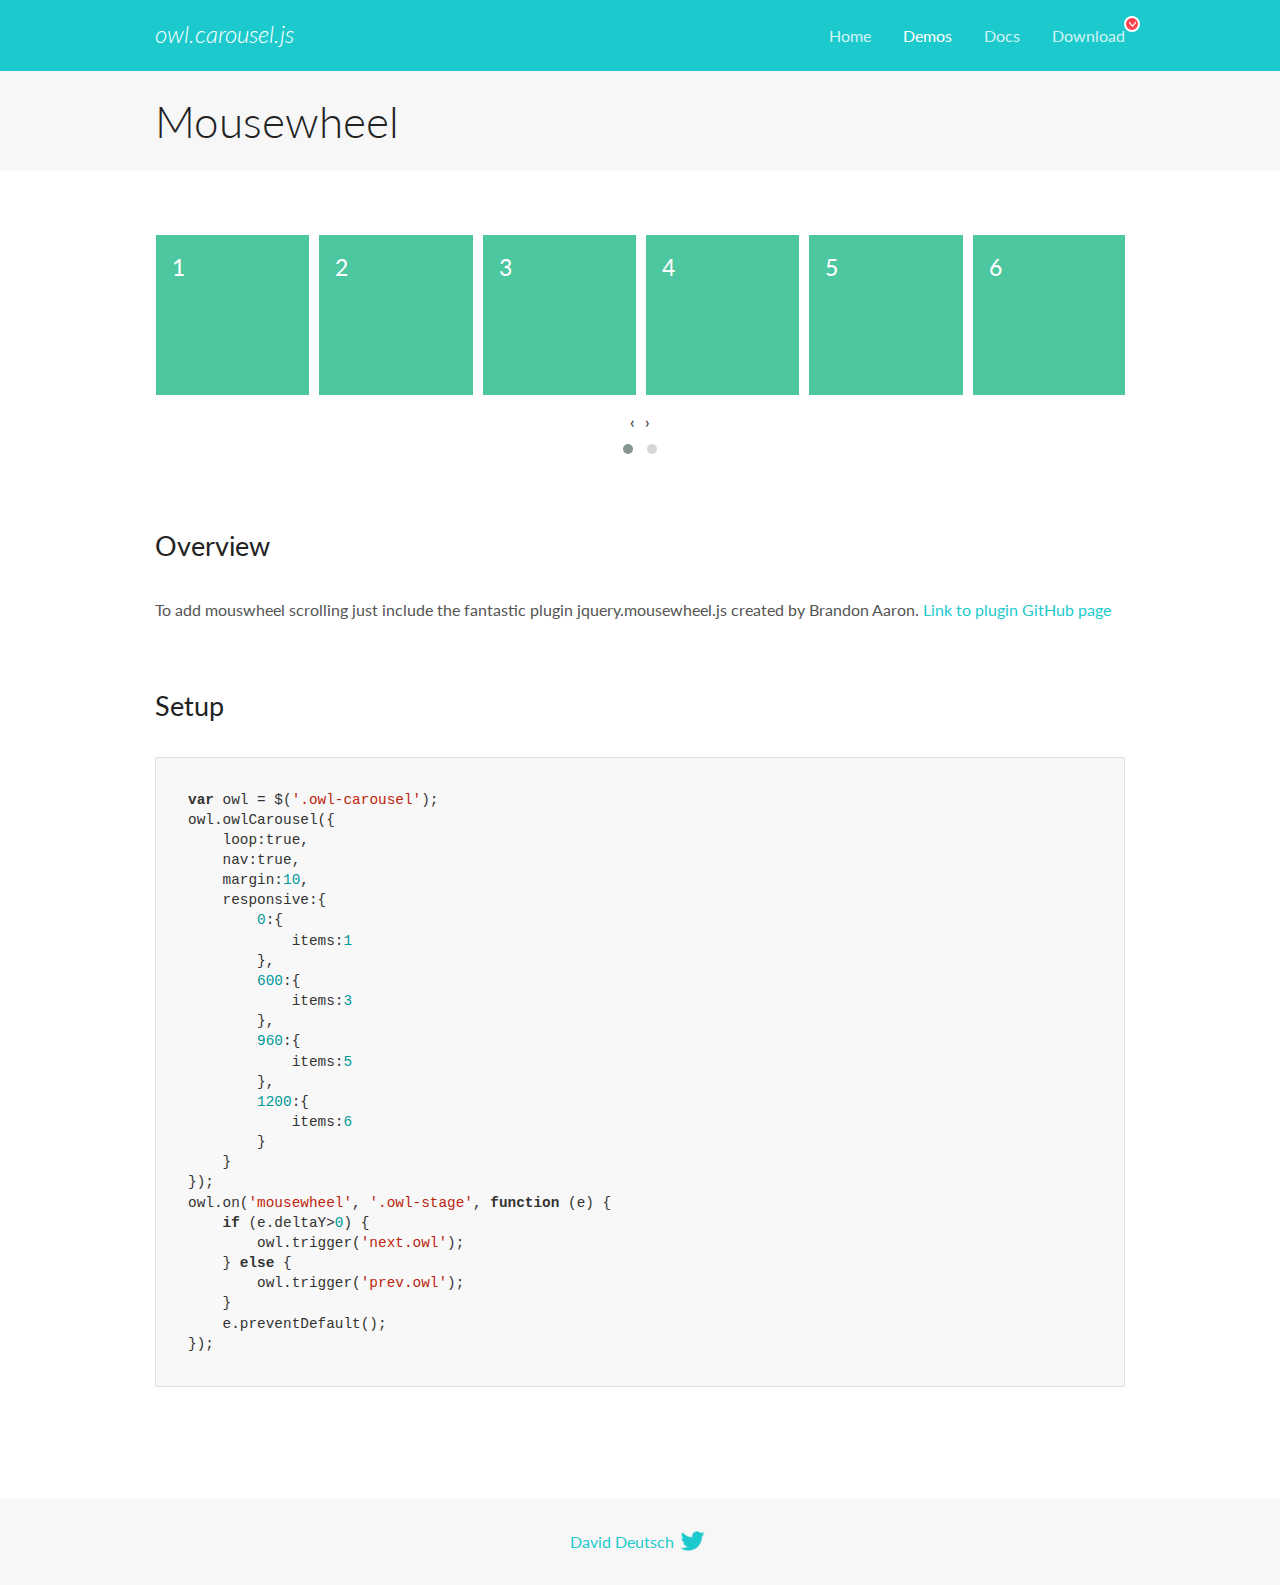
<file: kursovaya INF.m-19/libs/OwlCarousel2-2.3.4/docs/demos/mousewheel.html>
<!DOCTYPE html>
<html lang="en">
  <head>

    <!-- head -->
    <meta charset="utf-8">
    <meta name="msapplication-tap-highlight" content="no" />
    <meta name="viewport" content="width=device-width, initial-scale=1.0" />
    <meta name="description" content="Mousewheel usage demo">
    <meta name="author" content="David Deutsch">
    <title>
      Mousewheel Demo | Owl Carousel | 2.3.4
    </title>

    <!-- Stylesheets -->
    <link href='https://fonts.googleapis.com/css?family=Lato:300,400,700,400italic,300italic' rel='stylesheet' type='text/css'>
    <link rel="stylesheet" href="../assets/css/docs.theme.min.css">

    <!-- Owl Stylesheets -->
    <link rel="stylesheet" href="../assets/owlcarousel/assets/owl.carousel.min.css">
    <link rel="stylesheet" href="../assets/owlcarousel/assets/owl.theme.default.min.css">

    <!-- HTML5 shim and Respond.js IE8 support of HTML5 elements and media queries -->

    <!--[if lt IE 9]>
      <script src="https://oss.maxcdn.com/libs/html5shiv/3.7.0/html5shiv.js"></script>
      <script src="https://oss.maxcdn.com/libs/respond.js/1.3.0/respond.min.js"></script>
    <![endif]-->

    <!-- Favicons -->
    <link rel="apple-touch-icon-precomposed" sizes="144x144" href="../assets/ico/apple-touch-icon-144-precomposed.png">
    <link rel="shortcut icon" href="../assets/ico/favicon.png">
    <link rel="shortcut icon" href="favicon.ico">

    <!-- Yeah i know js should not be in header. Its required for demos.-->

    <!-- javascript -->
    <script src="../assets/vendors/jquery.min.js"></script>
    <script src="../assets/owlcarousel/owl.carousel.js"></script>
  </head>
  <body>

    <!-- header -->
    <header class="header">
      <div class="row">
        <div class="large-12 columns">
          <div class="brand left">
            <h3>
              <a href="/OwlCarousel2/">owl.carousel.js</a> 
            </h3>
          </div>
          <a id="toggle-nav" class="right">
            <span></span> <span></span> <span></span> 
          </a> 
          <div class="nav-bar">
            <ul class="clearfix">
              <li> <a href="/OwlCarousel2/index.html">Home</a>  </li>
              <li class="active">
                <a href="/OwlCarousel2/demos/demos.html">Demos</a> 
              </li>
              <li> <a href="/OwlCarousel2/docs/started-welcome.html">Docs</a>  </li>
              <li>
                <a href="https://github.com/OwlCarousel2/OwlCarousel2/archive/2.3.4.zip">Download</a> 
                <span class="download"></span> 
              </li>
            </ul>
          </div>
        </div>
      </div>
    </header>

    <!-- title -->
    <section class="title">
      <div class="row">
        <div class="large-12 columns">
          <h1>Mousewheel</h1>
        </div>
      </div>
    </section>

    <!--  Demos -->
    <section id="demos">
      <div class="row">
        <div class="large-12 columns">
          <div class="owl-carousel owl-theme">
            <div class="item">
              <h4>1</h4>
            </div>
            <div class="item">
              <h4>2</h4>
            </div>
            <div class="item">
              <h4>3</h4>
            </div>
            <div class="item">
              <h4>4</h4>
            </div>
            <div class="item">
              <h4>5</h4>
            </div>
            <div class="item">
              <h4>6</h4>
            </div>
            <div class="item">
              <h4>7</h4>
            </div>
            <div class="item">
              <h4>8</h4>
            </div>
            <div class="item">
              <h4>9</h4>
            </div>
            <div class="item">
              <h4>10</h4>
            </div>
            <div class="item">
              <h4>11</h4>
            </div>
            <div class="item">
              <h4>12</h4>
            </div>
          </div>
          <h3 id="overview">Overview</h3>
          <p>To add mouswheel scrolling just include the fantastic plugin jquery.mousewheel.js created by Brandon Aaron.
            <a href="https://github.com/brandonaaron/jquery-mousewheel">Link to plugin GitHub page</a> 
          </p>
          <h3 id="setup">Setup</h3>
          <pre><code>var owl = $(&#39;.owl-carousel&#39;);
owl.owlCarousel({
    loop:true,
    nav:true,
    margin:10,
    responsive:{
        0:{
            items:1
        },
        600:{
            items:3
        },            
        960:{
            items:5
        },
        1200:{
            items:6
        }
    }
});
owl.on(&#39;mousewheel&#39;, &#39;.owl-stage&#39;, function (e) {
    if (e.deltaY&gt;0) {
        owl.trigger(&#39;next.owl&#39;);
    } else {
        owl.trigger(&#39;prev.owl&#39;);
    }
    e.preventDefault();
});</code></pre>
          <script src="../assets/vendors/jquery.mousewheel.min.js"></script>
          <script>
            $(document).ready(function() {
              var owl = $('.owl-carousel');
              owl.owlCarousel({
                loop: true,
                nav: true,
                margin: 10,
                responsive: {
                  0: {
                    items: 1
                  },
                  600: {
                    items: 3
                  },
                  960: {
                    items: 5
                  },
                  1200: {
                    items: 6
                  }
                }
              });
              owl.on('mousewheel', '.owl-stage', function(e) {
                if (e.deltaY > 0) {
                  owl.trigger('next.owl');
                } else {
                  owl.trigger('prev.owl');
                }
                e.preventDefault();
              });
            })
          </script>
        </div>
      </div>
    </section>

    <!-- footer -->
    <footer class="footer">
      <div class="row">
        <div class="large-12 columns">
          <h5>
            <a href="/OwlCarousel2/docs/support-contact.html">David Deutsch</a> 
            <a id="custom-tweet-button" href="https://twitter.com/share?url=https://github.com/OwlCarousel2/OwlCarousel2&text=Owl Carousel - This is so awesome! " target="_blank"></a> 
          </h5>
        </div>
      </div>
    </footer>

    <!-- vendors -->
    <script src="../assets/vendors/highlight.js"></script>
    <script src="../assets/js/app.js"></script>
  </body>
</html>
</file>
